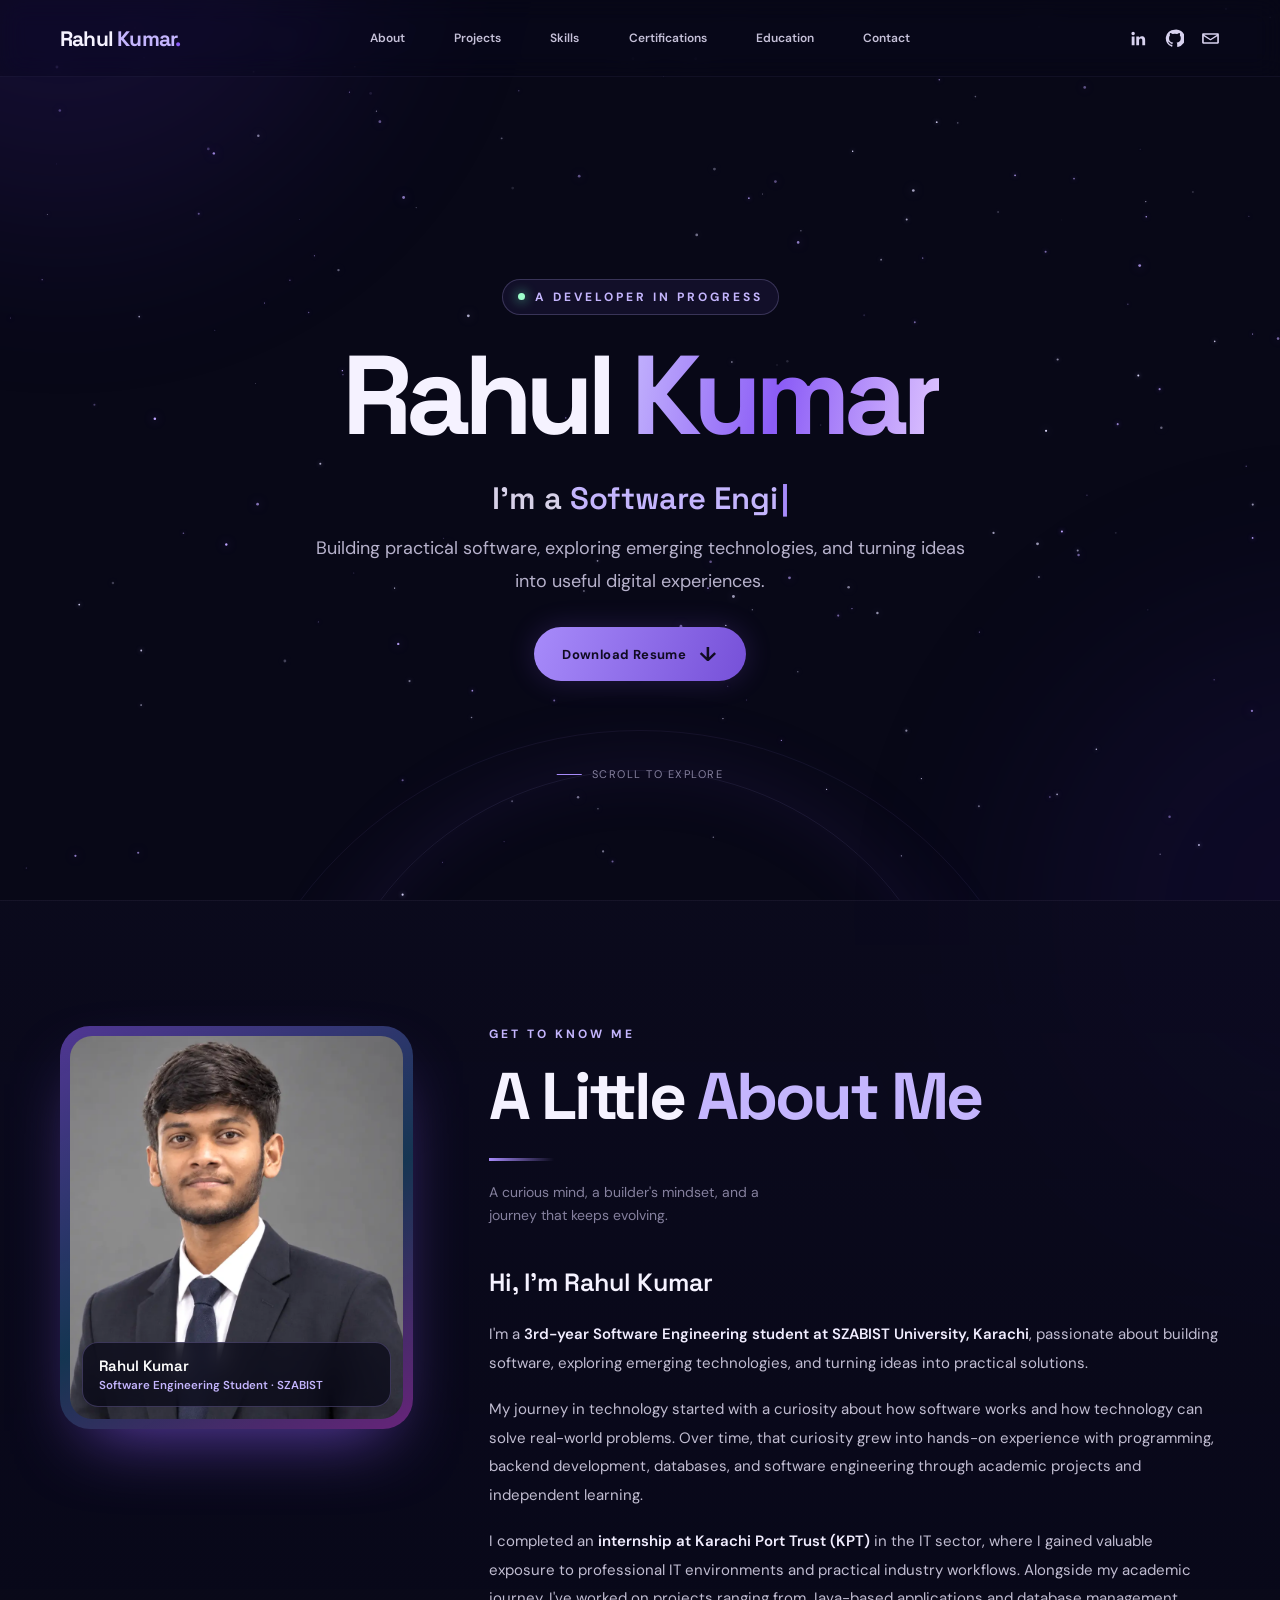
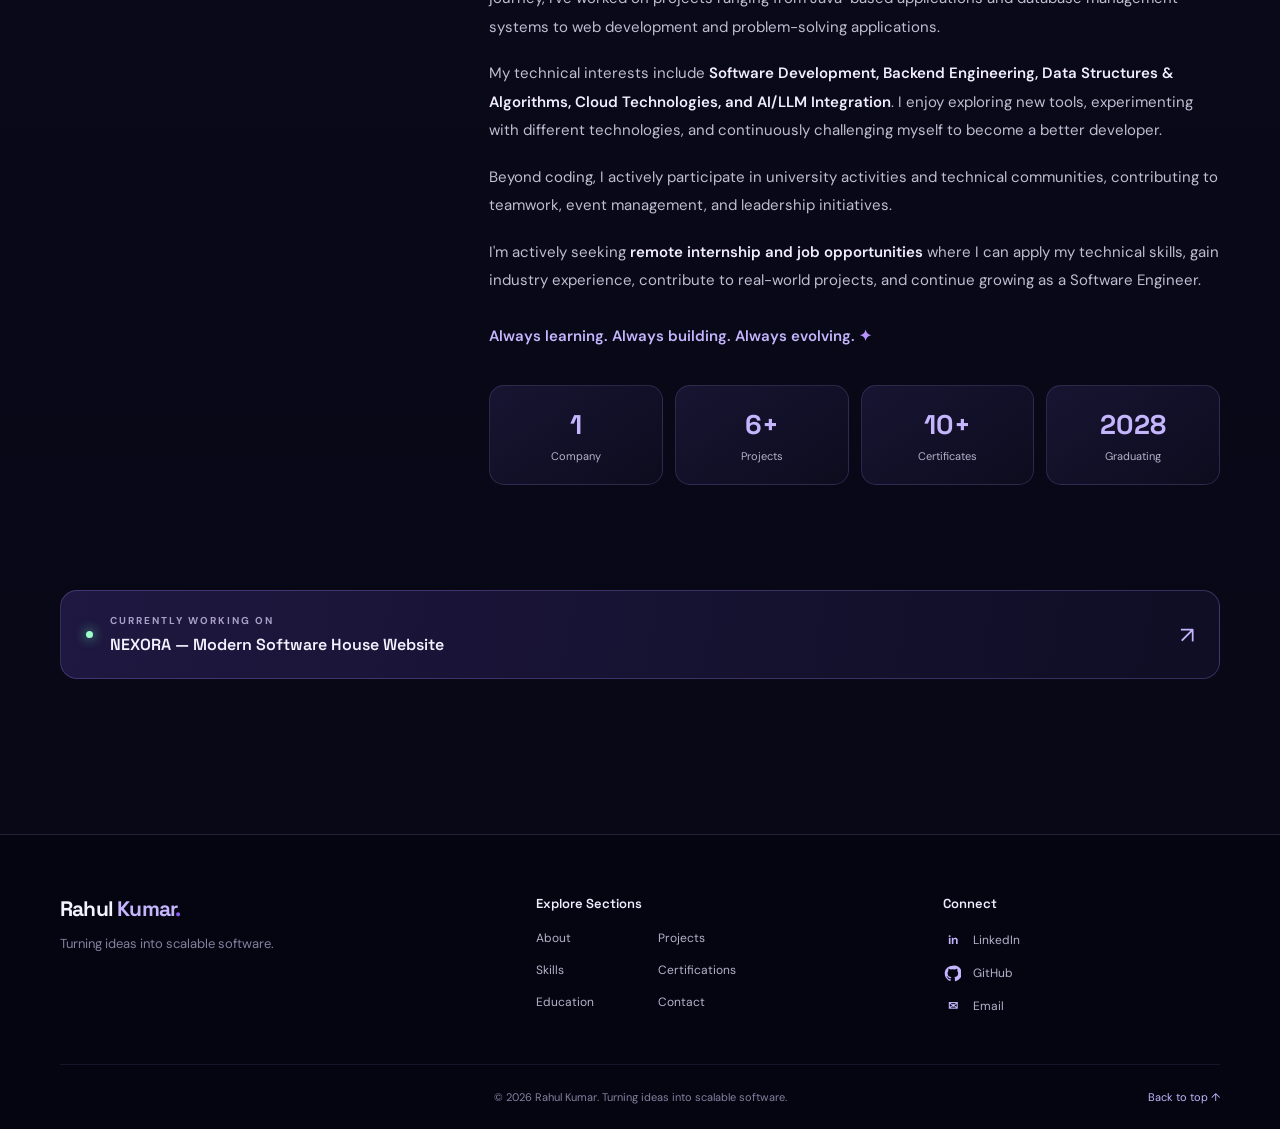
<file: index.html>
<!DOCTYPE html>
<html lang="en">
<head>
  <meta charset="UTF-8" />
  <meta name="viewport" content="width=device-width, initial-scale=1.0" />
  <meta name="theme-color" content="#080817" />
  <meta name="description" content="Rahul Kumar — Software Engineering Student, Developer and Problem Solver." />
  <title>Rahul Kumar | Software Engineer</title>
  <link rel="preconnect" href="https://fonts.googleapis.com">
  <link rel="preconnect" href="https://fonts.gstatic.com" crossorigin>
  <link href="https://fonts.googleapis.com/css2?family=DM+Sans:wght@400;500;600;700&family=Space+Grotesk:wght@400;500;600;700&display=swap" rel="stylesheet">
  <link rel="stylesheet" href="style.css" />
</head>
<body>
  <canvas id="starfield" aria-hidden="true"></canvas>
  <div class="ambient ambient-one"></div>
  <div class="ambient ambient-two"></div>

  <header class="site-header">
    <nav class="navbar container" aria-label="Main navigation">
      <a class="brand" href="#home" aria-label="Rahul Kumar home">Rahul <span>Kumar</span><i>.</i></a>
      <button class="menu-toggle" id="menuToggle" aria-label="Toggle navigation" aria-expanded="false">
        <span></span><span></span><span></span>
      </button>
      <div class="nav-links" id="navLinks">
<a href="index.html#about">About</a>
<a href="projects.html">Projects</a>
<a href="skills.html">Skills</a>
<a href="certifications.html">Certifications</a>
<a href="education.html">Education</a>
<a href="contact.html">Contact</a>
      </div>
      <div class="nav-socials" aria-label="Social links">
        <a href="https://www.linkedin.com/in/rahul-maheshwari-7375152b0" target="_blank" rel="noreferrer" aria-label="LinkedIn">
          <svg viewBox="0 0 24 24" aria-hidden="true"><path d="M5.2 3.5a2.2 2.2 0 1 1 0 4.4 2.2 2.2 0 0 1 0-4.4ZM3.4 9.5H7v11H3.4v-11Zm5.8 0h3.4V11h.1c.5-.9 1.6-1.9 3.4-1.9 3.6 0 4.3 2.3 4.3 5.3v6.1h-3.6v-5.4c0-1.3 0-3-1.9-3s-2.2 1.4-2.2 2.9v5.5H9.2v-11Z"/></svg>
        </a>
        <a href="https://github.com/rahulkumar10319" target="_blank" rel="noreferrer" aria-label="GitHub">
          <svg viewBox="0 0 24 24" aria-hidden="true"><path d="M12 .9a11.1 11.1 0 0 0-3.5 21.6c.6.1.8-.3.8-.6v-2.1c-3.2.7-3.9-1.4-3.9-1.4-.5-1.3-1.3-1.7-1.3-1.7-1-.7.1-.7.1-.7 1.1.1 1.7 1.2 1.7 1.2 1 .1.7 2.1 3.8 1.5.1-.7.4-1.2.7-1.5-2.6-.3-5.3-1.3-5.3-5.8 0-1.3.5-2.3 1.2-3.1-.1-.3-.5-1.5.1-3.1 0 0 1-.3 3.2 1.2a11 11 0 0 1 5.8 0c2.2-1.5 3.2-1.2 3.2-1.2.6 1.6.2 2.8.1 3.1.8.8 1.2 1.8 1.2 3.1 0 4.5-2.7 5.5-5.3 5.8.4.3.8 1 .8 2v3c0 .3.2.7.8.6A11.1 11.1 0 0 0 12 .9Z"/></svg>
        </a>
        <a href="mailto:rahulkella661@gmail.com" aria-label="Email">
          <svg viewBox="0 0 24 24" aria-hidden="true"><path d="M2.8 5.5h18.4c.8 0 1.4.6 1.4 1.4v10.2c0 .8-.6 1.4-1.4 1.4H2.8c-.8 0-1.4-.6-1.4-1.4V6.9c0-.8.6-1.4 1.4-1.4Zm9.2 7.1 8.1-5.3H3.9l8.1 5.3Zm-8.5 4.1h17V9l-8.1 5.2a.8.8 0 0 1-.8 0L3.5 9v7.7Z"/></svg>
        </a>
      </div>
    </nav>
  </header>

  <main>
    <section class="hero section-shell" id="home">
      <div class="hero-content container">
        <div class="eyebrow"><span class="eyebrow-dot"></span> A DEVELOPER IN PROGRESS</div>
        <h1>Rahul <span>Kumar</span></h1>
        <p class="hero-role">I'm a <span id="roleText">Software Engineering Student</span><b class="typing-caret">|</b></p>
        <p class="hero-description">
          Building practical software, exploring emerging technologies, and turning ideas into useful digital experiences.
        </p>
        <a class="button button-primary" href="resume.pdf" download>
          Download Resume <span class="download-icon" aria-hidden="true">↓</span>
        </a>
        <div class="hero-scroll"><span></span> Scroll to explore</div>
      </div>
      <div class="hero-orbit orbit-a"></div>
      <div class="hero-orbit orbit-b"></div>
    </section>

    <section class="about-section section-shell" id="about">
      <div class="container about-grid">
        <aside class="about-photo">
          <figure>
            <img src="rahul-kumar.webp" alt="Portrait of Rahul Kumar" width="900" height="1016" loading="lazy" />
            <figcaption><strong>Rahul Kumar</strong><span>Software Engineering Student · SZABIST</span></figcaption>
          </figure>
        </aside>
        <div class="about-main">
        <div class="section-heading">
          <p class="section-kicker">GET TO KNOW ME</p>
          <h2>A Little <span>About Me</span></h2>
          <div class="heading-line"></div>
          <p class="heading-note">A curious mind, a builder's mindset, and a journey that keeps evolving.</p>
        </div>
        <div class="about-copy">
          <h3>Hi, I'm Rahul Kumar</h3>
          <p>I'm a <strong>3rd-year Software Engineering student at SZABIST University, Karachi</strong>, passionate about building software, exploring emerging technologies, and turning ideas into practical solutions.</p>
          <p>My journey in technology started with a curiosity about how software works and how technology can solve real-world problems. Over time, that curiosity grew into hands-on experience with programming, backend development, databases, and software engineering through academic projects and independent learning.</p>
          <p>I completed an <strong>internship at Karachi Port Trust (KPT)</strong> in the IT sector, where I gained valuable exposure to professional IT environments and practical industry workflows. Alongside my academic journey, I've worked on projects ranging from Java-based applications and database management systems to web development and problem-solving applications.</p>
          <p>My technical interests include <strong>Software Development, Backend Engineering, Data Structures &amp; Algorithms, Cloud Technologies, and AI/LLM Integration</strong>. I enjoy exploring new tools, experimenting with different technologies, and continuously challenging myself to become a better developer.</p>
          <p>Beyond coding, I actively participate in university activities and technical communities, contributing to teamwork, event management, and leadership initiatives.</p>
          <p>I'm actively seeking <strong>remote internship and job opportunities</strong> where I can apply my technical skills, gain industry experience, contribute to real-world projects, and continue growing as a Software Engineer.</p>
          <p class="signature-line">Always learning. Always building. Always evolving. <span>✦</span></p>
          <div class="stats-grid">
            <div class="stat-card"><strong>1</strong><span>Company</span></div>
            <div class="stat-card"><strong>6+</strong><span>Projects</span></div>
            <div class="stat-card"><strong>10+</strong><span>Certificates</span></div>
            <div class="stat-card"><strong>2028</strong><span>Graduating</span></div>
          </div>
        </div>
        </div>
      </div>
    </section>

    <section class="status-section container" id="currently-building">
      <button class="status-card" id="statusCard" aria-expanded="false">
        <span class="status-indicator"></span>
        <span class="status-main"><small>CURRENTLY WORKING ON</small><strong>NEXORA — Modern Software House Website</strong></span>
        <span class="status-action" aria-hidden="true">↗</span>
        <span class="status-detail">Designing and developing a modern digital presence for a software house, with a focus on clean UI, thoughtful interactions, and a polished user experience.</span>
      </button>
    </section>

</main>

  <footer class="site-footer">
    <div class="container footer-top">
      <div class="footer-brand-block">
        <a class="brand footer-brand" href="#home">Rahul <span>Kumar</span><i>.</i></a>
        <p>Turning ideas into scalable software.</p>
      </div>
      <div class="footer-column">
        <h4>Explore Sections</h4>
        <div class="footer-nav">
<a href="index.html#about">About</a>
<a href="projects.html">Projects</a>
<a href="skills.html">Skills</a>
<a href="certifications.html">Certifications</a>
<a href="education.html">Education</a>
<a href="contact.html">Contact</a>
          </div>
      </div>
      <div class="footer-column">
        <h4>Connect</h4>
        <div class="footer-socials">
          <a href="https://www.linkedin.com/in/rahul-maheshwari-7375152b0" target="_blank" rel="noreferrer"><span class="social-icon">in</span> LinkedIn</a>
          <a href="https://github.com/rahulkumar10319" target="_blank" rel="noreferrer"><span class="social-icon"><svg viewBox="0 0 24 24"><path d="M12 .9a11.1 11.1 0 0 0-3.5 21.6c.6.1.8-.3.8-.6v-2.1c-3.2.7-3.9-1.4-3.9-1.4-.5-1.3-1.3-1.7-1.3-1.7-1-.7.1-.7.1-.7 1.1.1 1.7 1.2 1.7 1.2 1 .1.7 2.1 3.8 1.5.1-.7.4-1.2.7-1.5-2.6-.3-5.3-1.3-5.3-5.8 0-1.3.5-2.3 1.2-3.1-.1-.3-.5-1.5.1-3.1 0 0 1-.3 3.2 1.2a11 11 0 0 1 5.8 0c2.2-1.5 3.2-1.2 3.2-1.2.6 1.6.2 2.8.1 3.1.8.8 1.2 1.8 1.2 3.1 0 4.5-2.7 5.5-5.3 5.8.4.3.8 1 .8 2v3c0 .3.2.7.8.6A11.1 11.1 0 0 0 12 .9Z"/></svg></span> GitHub</a>
          <a href="mailto:rahulkella661@gmail.com"><span class="social-icon">✉</span> Email</a>
        </div>
      </div>
    </div>
    <div class="container footer-bottom">
      <span>© 2026 Rahul Kumar. Turning ideas into scalable software.</span>
      <a href="#home">Back to top ↑</a>
    </div>
  </footer>

  <script src="script.js"></script>
</body>
</html>
</file>
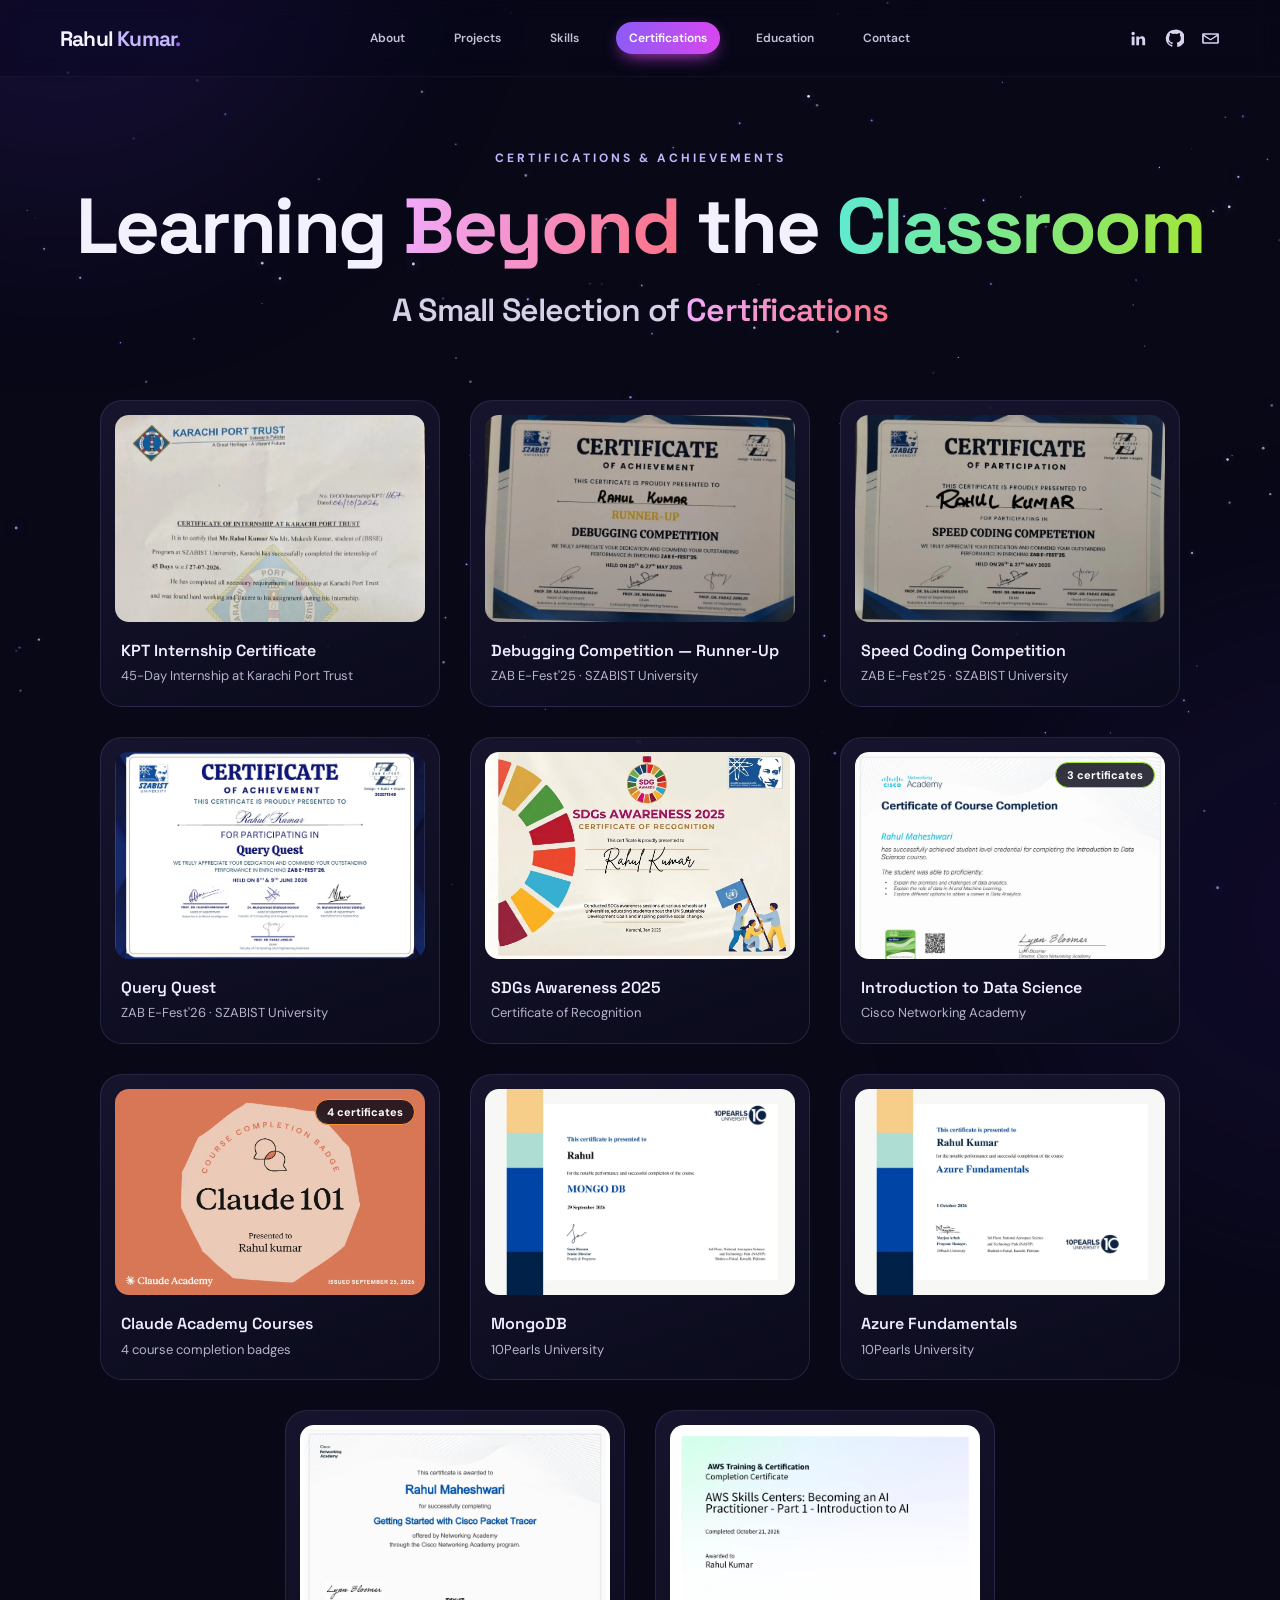
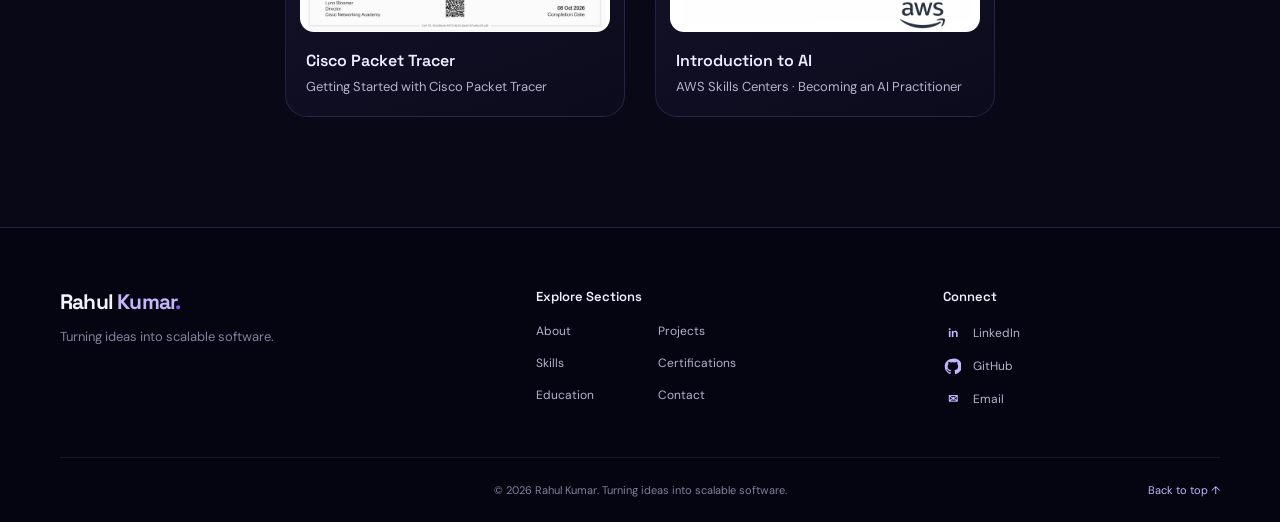
<file: certifications.html>
<!DOCTYPE html>
<html lang="en">
<head>
  <meta charset="UTF-8" />
  <meta name="viewport" content="width=device-width, initial-scale=1.0" />
  <meta name="theme-color" content="#080817" />
  <meta name="description" content="Rahul Kumar — Software Engineering Student, Developer and Problem Solver." />
  <title>Certifications | Rahul Kumar</title>
  <link rel="preconnect" href="https://fonts.googleapis.com">
  <link rel="preconnect" href="https://fonts.gstatic.com" crossorigin>
  <link href="https://fonts.googleapis.com/css2?family=DM+Sans:wght@400;500;600;700&family=Space+Grotesk:wght@400;500;600;700&display=swap" rel="stylesheet">
  <link rel="stylesheet" href="style.css" />
</head>
<body>
  <canvas id="starfield" aria-hidden="true"></canvas>
  <div class="ambient ambient-one"></div>
  <div class="ambient ambient-two"></div>

  <header class="site-header">
    <nav class="navbar container" aria-label="Main navigation">
      <a class="brand" href="index.html" aria-label="Rahul Kumar home">Rahul <span>Kumar</span><i>.</i></a>
      <button class="menu-toggle" id="menuToggle" aria-label="Toggle navigation" aria-expanded="false">
        <span></span><span></span><span></span>
      </button>
      <div class="nav-links" id="navLinks">
<a href="index.html#about">About</a>
<a href="projects.html">Projects</a>
<a href="skills.html">Skills</a>
<a href="certifications.html" class="active" aria-current="page">Certifications</a>
<a href="education.html">Education</a>
<a href="contact.html">Contact</a>
      </div>
      <div class="nav-socials" aria-label="Social links">
        <a href="https://www.linkedin.com/in/rahul-maheshwari-7375152b0" target="_blank" rel="noreferrer" aria-label="LinkedIn">
          <svg viewBox="0 0 24 24" aria-hidden="true"><path d="M5.2 3.5a2.2 2.2 0 1 1 0 4.4 2.2 2.2 0 0 1 0-4.4ZM3.4 9.5H7v11H3.4v-11Zm5.8 0h3.4V11h.1c.5-.9 1.6-1.9 3.4-1.9 3.6 0 4.3 2.3 4.3 5.3v6.1h-3.6v-5.4c0-1.3 0-3-1.9-3s-2.2 1.4-2.2 2.9v5.5H9.2v-11Z"/></svg>
        </a>
        <a href="https://github.com/rahulkumar10319" target="_blank" rel="noreferrer" aria-label="GitHub">
          <svg viewBox="0 0 24 24" aria-hidden="true"><path d="M12 .9a11.1 11.1 0 0 0-3.5 21.6c.6.1.8-.3.8-.6v-2.1c-3.2.7-3.9-1.4-3.9-1.4-.5-1.3-1.3-1.7-1.3-1.7-1-.7.1-.7.1-.7 1.1.1 1.7 1.2 1.7 1.2 1 .1.7 2.1 3.8 1.5.1-.7.4-1.2.7-1.5-2.6-.3-5.3-1.3-5.3-5.8 0-1.3.5-2.3 1.2-3.1-.1-.3-.5-1.5.1-3.1 0 0 1-.3 3.2 1.2a11 11 0 0 1 5.8 0c2.2-1.5 3.2-1.2 3.2-1.2.6 1.6.2 2.8.1 3.1.8.8 1.2 1.8 1.2 3.1 0 4.5-2.7 5.5-5.3 5.8.4.3.8 1 .8 2v3c0 .3.2.7.8.6A11.1 11.1 0 0 0 12 .9Z"/></svg>
        </a>
        <a href="mailto:rahulkella661@gmail.com" aria-label="Email">
          <svg viewBox="0 0 24 24" aria-hidden="true"><path d="M2.8 5.5h18.4c.8 0 1.4.6 1.4 1.4v10.2c0 .8-.6 1.4-1.4 1.4H2.8c-.8 0-1.4-.6-1.4-1.4V6.9c0-.8.6-1.4 1.4-1.4Zm9.2 7.1 8.1-5.3H3.9l8.1 5.3Zm-8.5 4.1h17V9l-8.1 5.2a.8.8 0 0 1-.8 0L3.5 9v7.7Z"/></svg>
        </a>
      </div>
    </nav>
  </header>

  <main>
    <section class="certs-page container" id="certifications">
      <header class="skills-hero">
        <p class="section-kicker">CERTIFICATIONS &amp; ACHIEVEMENTS</p>
        <h1>Learning <span class="grad-a">Beyond</span> the <span class="grad-b">Classroom</span></h1>
        <p class="certs-sub">A Small Selection of <span class="grad-a">Certifications</span></p>
      </header>
      <ul class="cert-grid" id="certGrid" aria-label="Certifications"></ul>
      <noscript><p class="certs-sub">Please enable JavaScript to view the certifications.</p></noscript>
    </section>
  </main>

  <div class="lightbox" id="lightbox" role="dialog" aria-modal="true" aria-labelledby="lbTitle" hidden>
    <div class="lb-backdrop" data-close></div>
    <div class="lb-panel" id="lbPanel">
      <button class="lb-close" type="button" aria-label="Close" data-close>&times;</button>
      <div class="lb-stage">
        <button class="lb-nav lb-prev" id="lbPrev" type="button" aria-label="Previous certificate">&#8249;</button>
        <div class="lb-media"><img id="lbImg" alt="" /></div>
        <button class="lb-nav lb-next" id="lbNext" type="button" aria-label="Next certificate">&#8250;</button>
      </div>
      <div class="lb-info">
        <div class="lb-text">
          <h2 id="lbTitle"></h2>
          <p id="lbSub"></p>
          <div class="lb-dots" id="lbDots" aria-hidden="true"></div>
        </div>
        <a class="lb-visit" id="lbVisit" href="#" target="_blank" rel="noopener noreferrer">View Certificate <span aria-hidden="true">&#8599;</span></a>
      </div>
    </div>
  </div>

  <footer class="site-footer">
    <div class="container footer-top">
      <div class="footer-brand-block">
        <a class="brand footer-brand" href="index.html">Rahul <span>Kumar</span><i>.</i></a>
        <p>Turning ideas into scalable software.</p>
      </div>
      <div class="footer-column">
        <h4>Explore Sections</h4>
        <div class="footer-nav">
<a href="index.html#about">About</a>
<a href="projects.html">Projects</a>
<a href="skills.html">Skills</a>
<a href="certifications.html">Certifications</a>
<a href="education.html">Education</a>
<a href="contact.html">Contact</a>
          </div>
      </div>
      <div class="footer-column">
        <h4>Connect</h4>
        <div class="footer-socials">
          <a href="https://www.linkedin.com/in/rahul-maheshwari-7375152b0" target="_blank" rel="noreferrer"><span class="social-icon">in</span> LinkedIn</a>
          <a href="https://github.com/rahulkumar10319" target="_blank" rel="noreferrer"><span class="social-icon"><svg viewBox="0 0 24 24"><path d="M12 .9a11.1 11.1 0 0 0-3.5 21.6c.6.1.8-.3.8-.6v-2.1c-3.2.7-3.9-1.4-3.9-1.4-.5-1.3-1.3-1.7-1.3-1.7-1-.7.1-.7.1-.7 1.1.1 1.7 1.2 1.7 1.2 1 .1.7 2.1 3.8 1.5.1-.7.4-1.2.7-1.5-2.6-.3-5.3-1.3-5.3-5.8 0-1.3.5-2.3 1.2-3.1-.1-.3-.5-1.5.1-3.1 0 0 1-.3 3.2 1.2a11 11 0 0 1 5.8 0c2.2-1.5 3.2-1.2 3.2-1.2.6 1.6.2 2.8.1 3.1.8.8 1.2 1.8 1.2 3.1 0 4.5-2.7 5.5-5.3 5.8.4.3.8 1 .8 2v3c0 .3.2.7.8.6A11.1 11.1 0 0 0 12 .9Z"/></svg></span> GitHub</a>
          <a href="mailto:rahulkella661@gmail.com"><span class="social-icon">✉</span> Email</a>
        </div>
      </div>
    </div>
    <div class="container footer-bottom">
      <span>© 2026 Rahul Kumar. Turning ideas into scalable software.</span>
      <a href="#">Back to top ↑</a>
    </div>
  </footer>

  <script src="script.js"></script>
  <script src="certifications.js"></script>
</body>
</html>
</file>
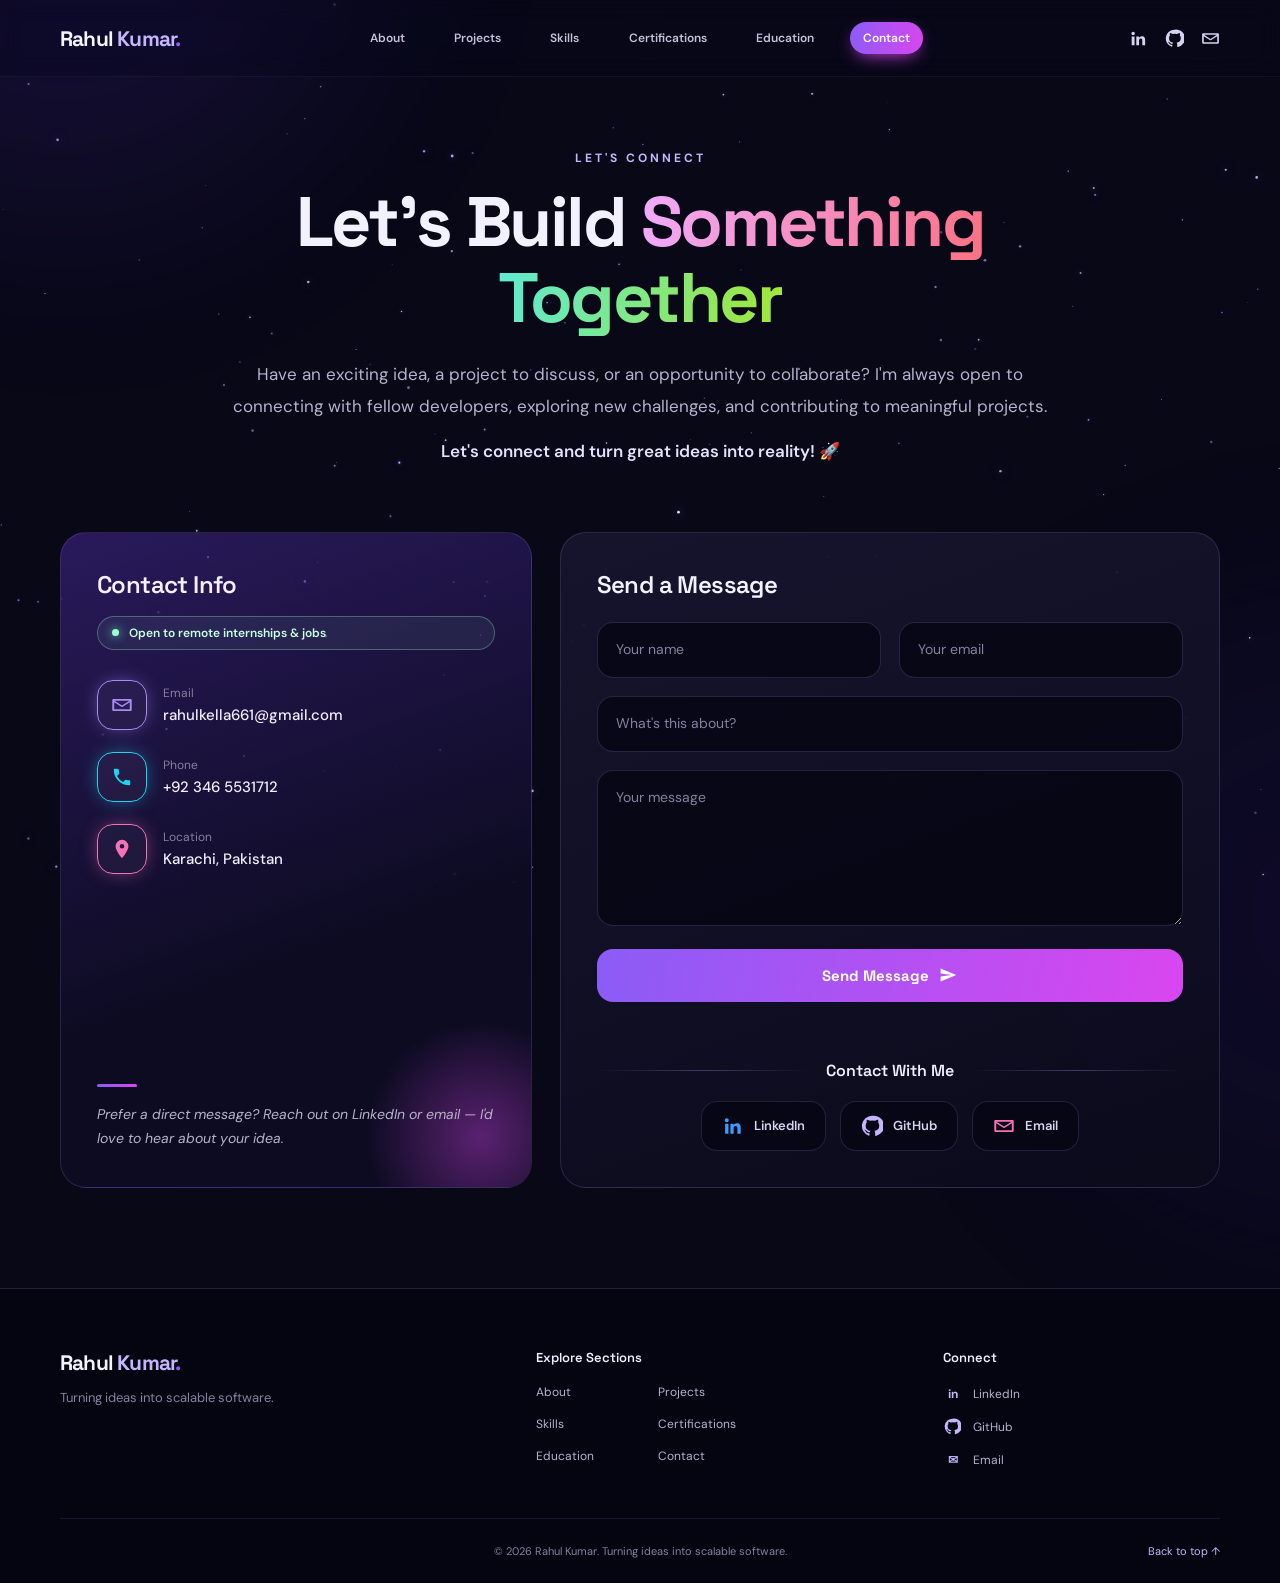
<file: contact.html>
<!DOCTYPE html>
<html lang="en">
<head>
  <meta charset="UTF-8" />
  <meta name="viewport" content="width=device-width, initial-scale=1.0" />
  <meta name="theme-color" content="#080817" />
  <meta name="description" content="Rahul Kumar — Software Engineering Student, Developer and Problem Solver." />
  <title>Contact | Rahul Kumar</title>
  <link rel="preconnect" href="https://fonts.googleapis.com">
  <link rel="preconnect" href="https://fonts.gstatic.com" crossorigin>
  <link href="https://fonts.googleapis.com/css2?family=DM+Sans:wght@400;500;600;700&family=Space+Grotesk:wght@400;500;600;700&display=swap" rel="stylesheet">
  <link rel="stylesheet" href="style.css" />
</head>
<body>
  <canvas id="starfield" aria-hidden="true"></canvas>
  <div class="ambient ambient-one"></div>
  <div class="ambient ambient-two"></div>

  <header class="site-header">
    <nav class="navbar container" aria-label="Main navigation">
      <a class="brand" href="index.html" aria-label="Rahul Kumar home">Rahul <span>Kumar</span><i>.</i></a>
      <button class="menu-toggle" id="menuToggle" aria-label="Toggle navigation" aria-expanded="false">
        <span></span><span></span><span></span>
      </button>
      <div class="nav-links" id="navLinks">
<a href="index.html#about">About</a>
<a href="projects.html">Projects</a>
<a href="skills.html">Skills</a>
<a href="certifications.html">Certifications</a>
<a href="education.html">Education</a>
<a href="contact.html" class="active" aria-current="page">Contact</a>
      </div>
      <div class="nav-socials" aria-label="Social links">
        <a href="https://www.linkedin.com/in/rahul-maheshwari-7375152b0" target="_blank" rel="noreferrer" aria-label="LinkedIn">
          <svg viewBox="0 0 24 24" aria-hidden="true"><path d="M5.2 3.5a2.2 2.2 0 1 1 0 4.4 2.2 2.2 0 0 1 0-4.4ZM3.4 9.5H7v11H3.4v-11Zm5.8 0h3.4V11h.1c.5-.9 1.6-1.9 3.4-1.9 3.6 0 4.3 2.3 4.3 5.3v6.1h-3.6v-5.4c0-1.3 0-3-1.9-3s-2.2 1.4-2.2 2.9v5.5H9.2v-11Z"/></svg>
        </a>
        <a href="https://github.com/rahulkumar10319" target="_blank" rel="noreferrer" aria-label="GitHub">
          <svg viewBox="0 0 24 24" aria-hidden="true"><path d="M12 .9a11.1 11.1 0 0 0-3.5 21.6c.6.1.8-.3.8-.6v-2.1c-3.2.7-3.9-1.4-3.9-1.4-.5-1.3-1.3-1.7-1.3-1.7-1-.7.1-.7.1-.7 1.1.1 1.7 1.2 1.7 1.2 1 .1.7 2.1 3.8 1.5.1-.7.4-1.2.7-1.5-2.6-.3-5.3-1.3-5.3-5.8 0-1.3.5-2.3 1.2-3.1-.1-.3-.5-1.5.1-3.1 0 0 1-.3 3.2 1.2a11 11 0 0 1 5.8 0c2.2-1.5 3.2-1.2 3.2-1.2.6 1.6.2 2.8.1 3.1.8.8 1.2 1.8 1.2 3.1 0 4.5-2.7 5.5-5.3 5.8.4.3.8 1 .8 2v3c0 .3.2.7.8.6A11.1 11.1 0 0 0 12 .9Z"/></svg>
        </a>
        <a href="mailto:rahulkella661@gmail.com" aria-label="Email">
          <svg viewBox="0 0 24 24" aria-hidden="true"><path d="M2.8 5.5h18.4c.8 0 1.4.6 1.4 1.4v10.2c0 .8-.6 1.4-1.4 1.4H2.8c-.8 0-1.4-.6-1.4-1.4V6.9c0-.8.6-1.4 1.4-1.4Zm9.2 7.1 8.1-5.3H3.9l8.1 5.3Zm-8.5 4.1h17V9l-8.1 5.2a.8.8 0 0 1-.8 0L3.5 9v7.7Z"/></svg>
        </a>
      </div>
    </nav>
  </header>

  <main>
    <section class="contact-page container" id="contact">
      <header class="contact-hero">
        <p class="section-kicker">LET'S CONNECT</p>
        <h1>Let's Build <span class="grad-a">Something</span> <span class="grad-b">Together</span></h1>
        <p class="contact-lead">Have an exciting idea, a project to discuss, or an opportunity to collaborate? I'm always open to connecting with fellow developers, exploring new challenges, and contributing to meaningful projects.</p>
        <p class="contact-lead contact-strong">Let's connect and turn great ideas into reality! 🚀</p>
      </header>

      <div class="contact-layout">
        <aside class="contact-info">
          <span class="info-orb" aria-hidden="true"></span>
          <h2>Contact Info</h2>
          <p class="info-open"><i></i> Open to remote internships &amp; jobs</p>
          <ul>
            <li><span class="info-ico" style="--c:#a78bfa"><svg viewBox="0 0 24 24" aria-hidden="true"><path d="M2.8 5.5h18.4c.8 0 1.4.6 1.4 1.4v10.2c0 .8-.6 1.4-1.4 1.4H2.8c-.8 0-1.4-.6-1.4-1.4V6.9c0-.8.6-1.4 1.4-1.4Zm9.2 7.1 8.1-5.3H3.9l8.1 5.3Zm-8.5 4.1h17V9l-8.1 5.2a.8.8 0 0 1-.8 0L3.5 9v7.7Z"/></svg></span><div><small>Email</small><a href="mailto:rahulkella661@gmail.com">rahulkella661@gmail.com</a></div></li>
            <li><span class="info-ico" style="--c:#22d3ee"><svg viewBox="0 0 24 24" aria-hidden="true"><path d="M6.6 10.8a15 15 0 0 0 6.6 6.6l2.2-2.2a1 1 0 0 1 1-.25c1.1.37 2.3.57 3.6.57a1 1 0 0 1 1 1V20a1 1 0 0 1-1 1A17 17 0 0 1 3 4a1 1 0 0 1 1-1h3.5a1 1 0 0 1 1 1c0 1.25.2 2.45.57 3.6a1 1 0 0 1-.25 1Z"/></svg></span><div><small>Phone</small><a href="tel:+923465531712">+92 346 5531712</a></div></li>
            <li><span class="info-ico" style="--c:#f472b6"><svg viewBox="0 0 24 24" aria-hidden="true"><path d="M12 2a7 7 0 0 0-7 7c0 5.2 7 13 7 13s7-7.8 7-13a7 7 0 0 0-7-7Zm0 9.5A2.5 2.5 0 1 1 12 6.5a2.5 2.5 0 0 1 0 5Z"/></svg></span><div><small>Location</small><span>Karachi, Pakistan</span></div></li>
          </ul>
          <p class="info-note">Prefer a direct message? Reach out on LinkedIn or email — I'd love to hear about your idea.</p>
        </aside>

        <div class="contact-form-card">
          <h2>Send a Message</h2>
          <form id="contactForm" novalidate>
            <div class="field-row">
              <div class="field"><input id="cName" name="name" type="text" placeholder=" " autocomplete="name" required /><label for="cName">Your name</label></div>
              <div class="field"><input id="cEmail" name="email" type="email" placeholder=" " autocomplete="email" required /><label for="cEmail">Your email</label></div>
            </div>
            <div class="field"><input id="cSubject" name="subject" type="text" placeholder=" " required /><label for="cSubject">What's this about?</label></div>
            <div class="field"><textarea id="cMessage" name="message" rows="6" placeholder=" " required></textarea><label for="cMessage">Your message</label></div>
            <button class="send-btn" type="submit">Send Message <svg viewBox="0 0 24 24" aria-hidden="true"><path d="M2.2 20.8 23 12 2.2 3.2l-.1 6.8 14.9 2-14.9 2z"/></svg></button>
            <p class="form-status" id="formStatus" role="status" aria-live="polite"></p>
          </form>

          <div class="contact-with">
            <div class="cw-title"><span></span><h3>Contact With Me</h3><span></span></div>
            <div class="cw-links">
              <a class="cw-btn" style="--c:#3b9eff" href="https://www.linkedin.com/in/rahul-maheshwari-7375152b0" target="_blank" rel="noreferrer" aria-label="LinkedIn"><svg viewBox="0 0 24 24" aria-hidden="true"><path d="M5.2 3.5a2.2 2.2 0 1 1 0 4.4 2.2 2.2 0 0 1 0-4.4ZM3.4 9.5H7v11H3.4v-11Zm5.8 0h3.4V11h.1c.5-.9 1.6-1.9 3.4-1.9 3.6 0 4.3 2.3 4.3 5.3v6.1h-3.6v-5.4c0-1.3 0-3-1.9-3s-2.2 1.4-2.2 2.9v5.5H9.2v-11Z"/></svg><span>LinkedIn</span></a>
              <a class="cw-btn" style="--c:#c4b5fd" href="https://github.com/rahulkumar10319" target="_blank" rel="noreferrer" aria-label="GitHub"><svg viewBox="0 0 24 24" aria-hidden="true"><path d="M12 .9a11.1 11.1 0 0 0-3.5 21.6c.6.1.8-.3.8-.6v-2.1c-3.2.7-3.9-1.4-3.9-1.4-.5-1.3-1.3-1.7-1.3-1.7-1-.7.1-.7.1-.7 1.1.1 1.7 1.2 1.7 1.2 1 .1.7 2.1 3.8 1.5.1-.7.4-1.2.7-1.5-2.6-.3-5.3-1.3-5.3-5.8 0-1.3.5-2.3 1.2-3.1-.1-.3-.5-1.5.1-3.1 0 0 1-.3 3.2 1.2a11 11 0 0 1 5.8 0c2.2-1.5 3.2-1.2 3.2-1.2.6 1.6.2 2.8.1 3.1.8.8 1.2 1.8 1.2 3.1 0 4.5-2.7 5.5-5.3 5.8.4.3.8 1 .8 2v3c0 .3.2.7.8.6A11.1 11.1 0 0 0 12 .9Z"/></svg><span>GitHub</span></a>
              <a class="cw-btn" style="--c:#f472b6" href="mailto:rahulkella661@gmail.com" aria-label="Email"><svg viewBox="0 0 24 24" aria-hidden="true"><path d="M2.8 5.5h18.4c.8 0 1.4.6 1.4 1.4v10.2c0 .8-.6 1.4-1.4 1.4H2.8c-.8 0-1.4-.6-1.4-1.4V6.9c0-.8.6-1.4 1.4-1.4Zm9.2 7.1 8.1-5.3H3.9l8.1 5.3Zm-8.5 4.1h17V9l-8.1 5.2a.8.8 0 0 1-.8 0L3.5 9v7.7Z"/></svg><span>Email</span></a>
            </div>
          </div>
        </div>
      </div>
    </section>
  </main>

  <footer class="site-footer">
    <div class="container footer-top">
      <div class="footer-brand-block">
        <a class="brand footer-brand" href="index.html">Rahul <span>Kumar</span><i>.</i></a>
        <p>Turning ideas into scalable software.</p>
      </div>
      <div class="footer-column">
        <h4>Explore Sections</h4>
        <div class="footer-nav">
<a href="index.html#about">About</a>
<a href="projects.html">Projects</a>
<a href="skills.html">Skills</a>
<a href="certifications.html">Certifications</a>
<a href="education.html">Education</a>
<a href="contact.html">Contact</a>
          </div>
      </div>
      <div class="footer-column">
        <h4>Connect</h4>
        <div class="footer-socials">
          <a href="https://www.linkedin.com/in/rahul-maheshwari-7375152b0" target="_blank" rel="noreferrer"><span class="social-icon">in</span> LinkedIn</a>
          <a href="https://github.com/rahulkumar10319" target="_blank" rel="noreferrer"><span class="social-icon"><svg viewBox="0 0 24 24"><path d="M12 .9a11.1 11.1 0 0 0-3.5 21.6c.6.1.8-.3.8-.6v-2.1c-3.2.7-3.9-1.4-3.9-1.4-.5-1.3-1.3-1.7-1.3-1.7-1-.7.1-.7.1-.7 1.1.1 1.7 1.2 1.7 1.2 1 .1.7 2.1 3.8 1.5.1-.7.4-1.2.7-1.5-2.6-.3-5.3-1.3-5.3-5.8 0-1.3.5-2.3 1.2-3.1-.1-.3-.5-1.5.1-3.1 0 0 1-.3 3.2 1.2a11 11 0 0 1 5.8 0c2.2-1.5 3.2-1.2 3.2-1.2.6 1.6.2 2.8.1 3.1.8.8 1.2 1.8 1.2 3.1 0 4.5-2.7 5.5-5.3 5.8.4.3.8 1 .8 2v3c0 .3.2.7.8.6A11.1 11.1 0 0 0 12 .9Z"/></svg></span> GitHub</a>
          <a href="mailto:rahulkella661@gmail.com"><span class="social-icon">✉</span> Email</a>
        </div>
      </div>
    </div>
    <div class="container footer-bottom">
      <span>© 2026 Rahul Kumar. Turning ideas into scalable software.</span>
      <a href="#">Back to top ↑</a>
    </div>
  </footer>

  <script src="script.js"></script>
  <script src="contact.js"></script>
</body>
</html>
</file>
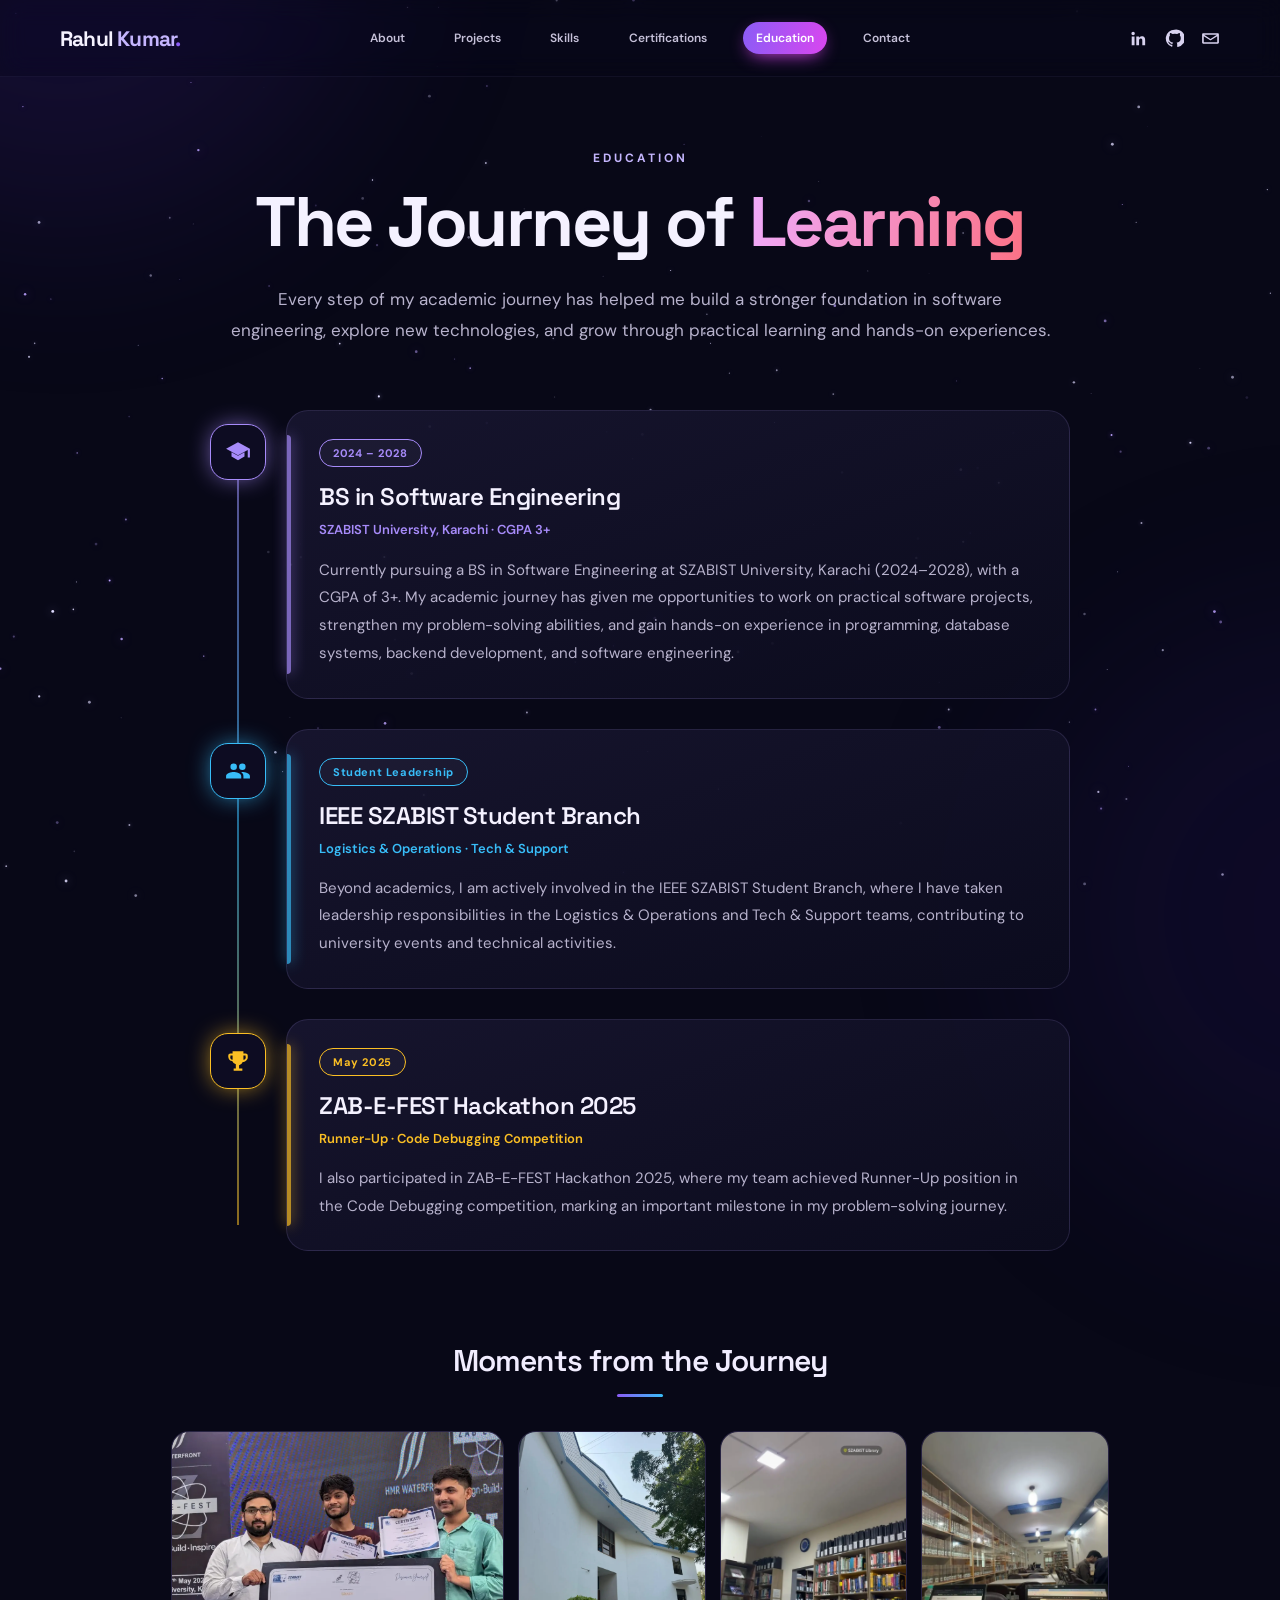
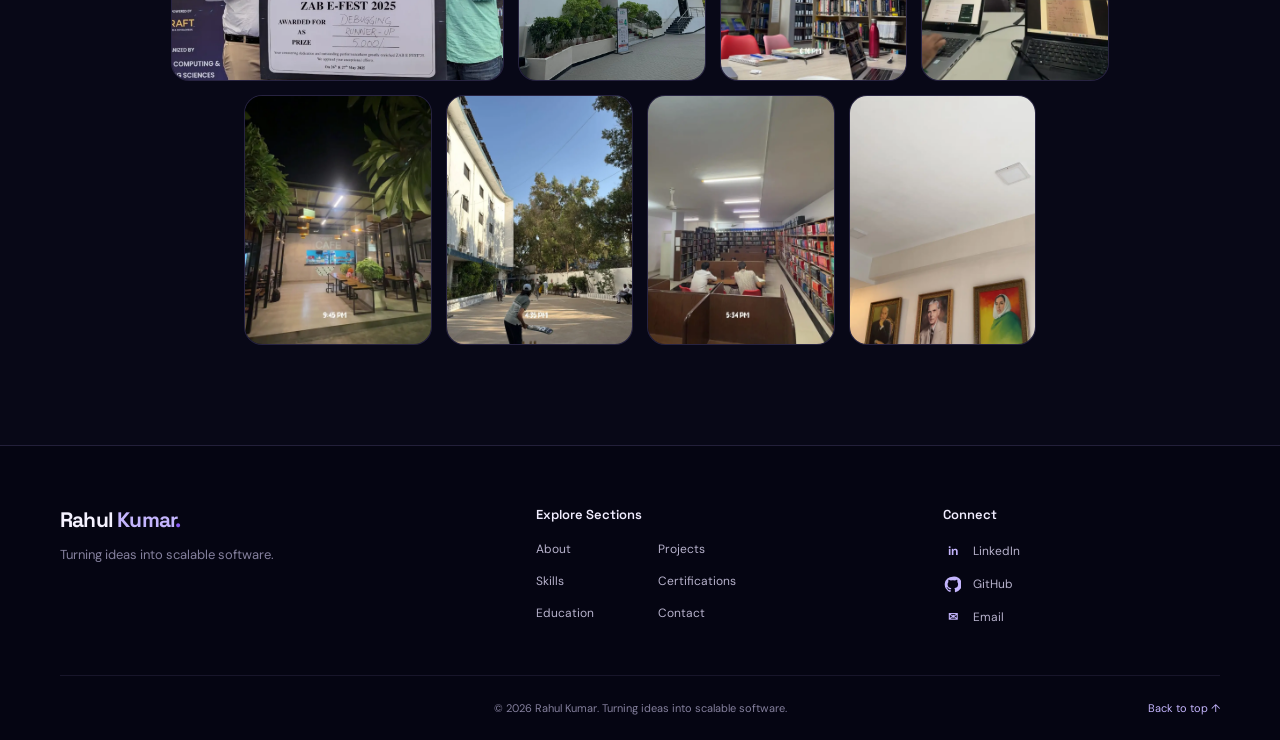
<file: education.html>
<!DOCTYPE html>
<html lang="en">
<head>
  <meta charset="UTF-8" />
  <meta name="viewport" content="width=device-width, initial-scale=1.0" />
  <meta name="theme-color" content="#080817" />
  <meta name="description" content="Rahul Kumar — Software Engineering Student, Developer and Problem Solver." />
  <title>Education | Rahul Kumar</title>
  <link rel="preconnect" href="https://fonts.googleapis.com">
  <link rel="preconnect" href="https://fonts.gstatic.com" crossorigin>
  <link href="https://fonts.googleapis.com/css2?family=DM+Sans:wght@400;500;600;700&family=Space+Grotesk:wght@400;500;600;700&display=swap" rel="stylesheet">
  <link rel="stylesheet" href="style.css" />
</head>
<body>
  <canvas id="starfield" aria-hidden="true"></canvas>
  <div class="ambient ambient-one"></div>
  <div class="ambient ambient-two"></div>

  <header class="site-header">
    <nav class="navbar container" aria-label="Main navigation">
      <a class="brand" href="index.html" aria-label="Rahul Kumar home">Rahul <span>Kumar</span><i>.</i></a>
      <button class="menu-toggle" id="menuToggle" aria-label="Toggle navigation" aria-expanded="false">
        <span></span><span></span><span></span>
      </button>
      <div class="nav-links" id="navLinks">
<a href="index.html#about">About</a>
<a href="projects.html">Projects</a>
<a href="skills.html">Skills</a>
<a href="certifications.html">Certifications</a>
<a href="education.html" class="active" aria-current="page">Education</a>
<a href="contact.html">Contact</a>
      </div>
      <div class="nav-socials" aria-label="Social links">
        <a href="https://www.linkedin.com/in/rahul-maheshwari-7375152b0" target="_blank" rel="noreferrer" aria-label="LinkedIn">
          <svg viewBox="0 0 24 24" aria-hidden="true"><path d="M5.2 3.5a2.2 2.2 0 1 1 0 4.4 2.2 2.2 0 0 1 0-4.4ZM3.4 9.5H7v11H3.4v-11Zm5.8 0h3.4V11h.1c.5-.9 1.6-1.9 3.4-1.9 3.6 0 4.3 2.3 4.3 5.3v6.1h-3.6v-5.4c0-1.3 0-3-1.9-3s-2.2 1.4-2.2 2.9v5.5H9.2v-11Z"/></svg>
        </a>
        <a href="https://github.com/rahulkumar10319" target="_blank" rel="noreferrer" aria-label="GitHub">
          <svg viewBox="0 0 24 24" aria-hidden="true"><path d="M12 .9a11.1 11.1 0 0 0-3.5 21.6c.6.1.8-.3.8-.6v-2.1c-3.2.7-3.9-1.4-3.9-1.4-.5-1.3-1.3-1.7-1.3-1.7-1-.7.1-.7.1-.7 1.1.1 1.7 1.2 1.7 1.2 1 .1.7 2.1 3.8 1.5.1-.7.4-1.2.7-1.5-2.6-.3-5.3-1.3-5.3-5.8 0-1.3.5-2.3 1.2-3.1-.1-.3-.5-1.5.1-3.1 0 0 1-.3 3.2 1.2a11 11 0 0 1 5.8 0c2.2-1.5 3.2-1.2 3.2-1.2.6 1.6.2 2.8.1 3.1.8.8 1.2 1.8 1.2 3.1 0 4.5-2.7 5.5-5.3 5.8.4.3.8 1 .8 2v3c0 .3.2.7.8.6A11.1 11.1 0 0 0 12 .9Z"/></svg>
        </a>
        <a href="mailto:rahulkella661@gmail.com" aria-label="Email">
          <svg viewBox="0 0 24 24" aria-hidden="true"><path d="M2.8 5.5h18.4c.8 0 1.4.6 1.4 1.4v10.2c0 .8-.6 1.4-1.4 1.4H2.8c-.8 0-1.4-.6-1.4-1.4V6.9c0-.8.6-1.4 1.4-1.4Zm9.2 7.1 8.1-5.3H3.9l8.1 5.3Zm-8.5 4.1h17V9l-8.1 5.2a.8.8 0 0 1-.8 0L3.5 9v7.7Z"/></svg>
        </a>
      </div>
    </nav>
  </header>

<main>
    <section class="edu-page container" id="education">
      <header class="contact-hero">
        <p class="section-kicker">EDUCATION</p>
        <h1>The Journey of <span class="grad-a">Learning</span></h1>
        <p class="contact-lead">Every step of my academic journey has helped me build a stronger foundation in software engineering, explore new technologies, and grow through practical learning and hands-on experiences.</p>
      </header>

      <ol class="edu-timeline">
        <li class="edu-item" style="--c:#a78bfa">
          <span class="edu-node"><svg viewBox="0 0 24 24" aria-hidden="true"><path d="M12 3 1 9l11 6 9-4.900V17h2V9L12 3Zm-6 9.200v4l6 3.300 6-3.300v-4l-6 3.300-6-3.300Z"/></svg></span>
          <article class="edu-card">
            <span class="edu-chip">2024 – 2028</span>
            <h3>BS in Software Engineering</h3>
            <p class="edu-sub">SZABIST University, Karachi · CGPA 3+</p>
            <p>Currently pursuing a BS in Software Engineering at SZABIST University, Karachi (2024–2028), with a CGPA of 3+. My academic journey has given me opportunities to work on practical software projects, strengthen my problem-solving abilities, and gain hands-on experience in programming, database systems, backend development, and software engineering.</p>
          </article>
        </li>
        <li class="edu-item" style="--c:#38bdf8">
          <span class="edu-node"><svg viewBox="0 0 24 24" aria-hidden="true"><path d="M16 11a3 3 0 1 0 0-6 3 3 0 0 0 0 6Zm-8 0a3 3 0 1 0 0-6 3 3 0 0 0 0 6Zm0 2c-2.300 0-7 1.200-7 3.500V19h14v-2.500C15 14.200 10.300 13 8 13Zm8 0c-.3 0-.6 0-1 .1 1.200.8 2 2 2 3.400V19h6v-2.500c0-2.300-4.700-3.500-7-3.500Z"/></svg></span>
          <article class="edu-card">
            <span class="edu-chip">Student Leadership</span>
            <h3>IEEE SZABIST Student Branch</h3>
            <p class="edu-sub">Logistics &amp; Operations · Tech &amp; Support</p>
            <p>Beyond academics, I am actively involved in the IEEE SZABIST Student Branch, where I have taken leadership responsibilities in the Logistics &amp; Operations and Tech &amp; Support teams, contributing to university events and technical activities.</p>
          </article>
        </li>
        <li class="edu-item" style="--c:#fbbf24">
          <span class="edu-node"><svg viewBox="0 0 24 24" aria-hidden="true"><path d="M19 5h-2V3H7v2H5a2 2 0 0 0-2 2v1c0 2.100 1.600 3.800 3.600 4a5 5 0 0 0 3.400 2.900V19H8v2h8v-2h-3v-3.100a5 5 0 0 0 3.400-2.900C18.400 12.800 21 11.100 21 9V7a2 2 0 0 0-2-2ZM5 8V7h2v3.800A2 2 0 0 1 5 8Zm14 0a2 2 0 0 1-2 2.800V7h2v1Z"/></svg></span>
          <article class="edu-card">
            <span class="edu-chip">May 2025</span>
            <h3>ZAB-E-FEST Hackathon 2025</h3>
            <p class="edu-sub">Runner-Up · Code Debugging Competition</p>
            <p>I also participated in ZAB-E-FEST Hackathon 2025, where my team achieved Runner-Up position in the Code Debugging competition, marking an important milestone in my problem-solving journey.</p>
          </article>
        </li>
      </ol>

      <div class="edu-gallery-head">
        <h2>Moments from the Journey</h2>
      </div>
      <ul class="edu-gallery" id="eduGallery" aria-label="Photo gallery"></ul>
    </section>
  </main>

  <div class="lightbox" id="lightbox" role="dialog" aria-modal="true" aria-labelledby="lbTitle" hidden>
    <div class="lb-backdrop" data-close></div>
    <div class="lb-panel" id="lbPanel">
      <button class="lb-close" type="button" aria-label="Close" data-close>&times;</button>
      <div class="lb-stage">
        <button class="lb-nav lb-prev" id="lbPrev" type="button" aria-label="Previous photo">&#8249;</button>
        <div class="lb-media"><img id="lbImg" alt="" /></div>
        <button class="lb-nav lb-next" id="lbNext" type="button" aria-label="Next photo">&#8250;</button>
      </div>
      <div class="lb-info">
        <div class="lb-text">
          <h2 id="lbTitle"></h2>
          <p id="lbSub"></p>
          <div class="lb-dots" id="lbDots" aria-hidden="true"></div>
        </div>
      </div>
    </div>
  </div>

  <footer class="site-footer">
    <div class="container footer-top">
      <div class="footer-brand-block">
        <a class="brand footer-brand" href="index.html">Rahul <span>Kumar</span><i>.</i></a>
        <p>Turning ideas into scalable software.</p>
      </div>
      <div class="footer-column">
        <h4>Explore Sections</h4>
        <div class="footer-nav">
<a href="index.html#about">About</a>
<a href="projects.html">Projects</a>
<a href="skills.html">Skills</a>
<a href="certifications.html">Certifications</a>
<a href="education.html">Education</a>
<a href="contact.html">Contact</a>
          </div>
      </div>
      <div class="footer-column">
        <h4>Connect</h4>
        <div class="footer-socials">
          <a href="https://www.linkedin.com/in/rahul-maheshwari-7375152b0" target="_blank" rel="noreferrer"><span class="social-icon">in</span> LinkedIn</a>
          <a href="https://github.com/rahulkumar10319" target="_blank" rel="noreferrer"><span class="social-icon"><svg viewBox="0 0 24 24"><path d="M12 .9a11.1 11.1 0 0 0-3.5 21.6c.6.1.8-.3.8-.6v-2.1c-3.2.7-3.9-1.4-3.9-1.4-.5-1.3-1.3-1.7-1.3-1.7-1-.7.1-.7.1-.7 1.1.1 1.7 1.2 1.7 1.2 1 .1.7 2.1 3.8 1.5.1-.7.4-1.2.7-1.5-2.6-.3-5.3-1.3-5.3-5.8 0-1.3.5-2.3 1.2-3.1-.1-.3-.5-1.5.1-3.1 0 0 1-.3 3.2 1.2a11 11 0 0 1 5.8 0c2.2-1.5 3.2-1.2 3.2-1.2.6 1.6.2 2.8.1 3.1.8.8 1.2 1.8 1.2 3.1 0 4.5-2.7 5.5-5.3 5.8.4.3.8 1 .8 2v3c0 .3.2.7.8.6A11.1 11.1 0 0 0 12 .9Z"/></svg></span> GitHub</a>
          <a href="mailto:rahulkella661@gmail.com"><span class="social-icon">✉</span> Email</a>
        </div>
      </div>
    </div>
    <div class="container footer-bottom">
      <span>© 2026 Rahul Kumar. Turning ideas into scalable software.</span>
      <a href="#">Back to top ↑</a>
    </div>
  </footer>

  <script src="script.js"></script>
  <script src="education.js"></script>
</body>
</html>
</file>
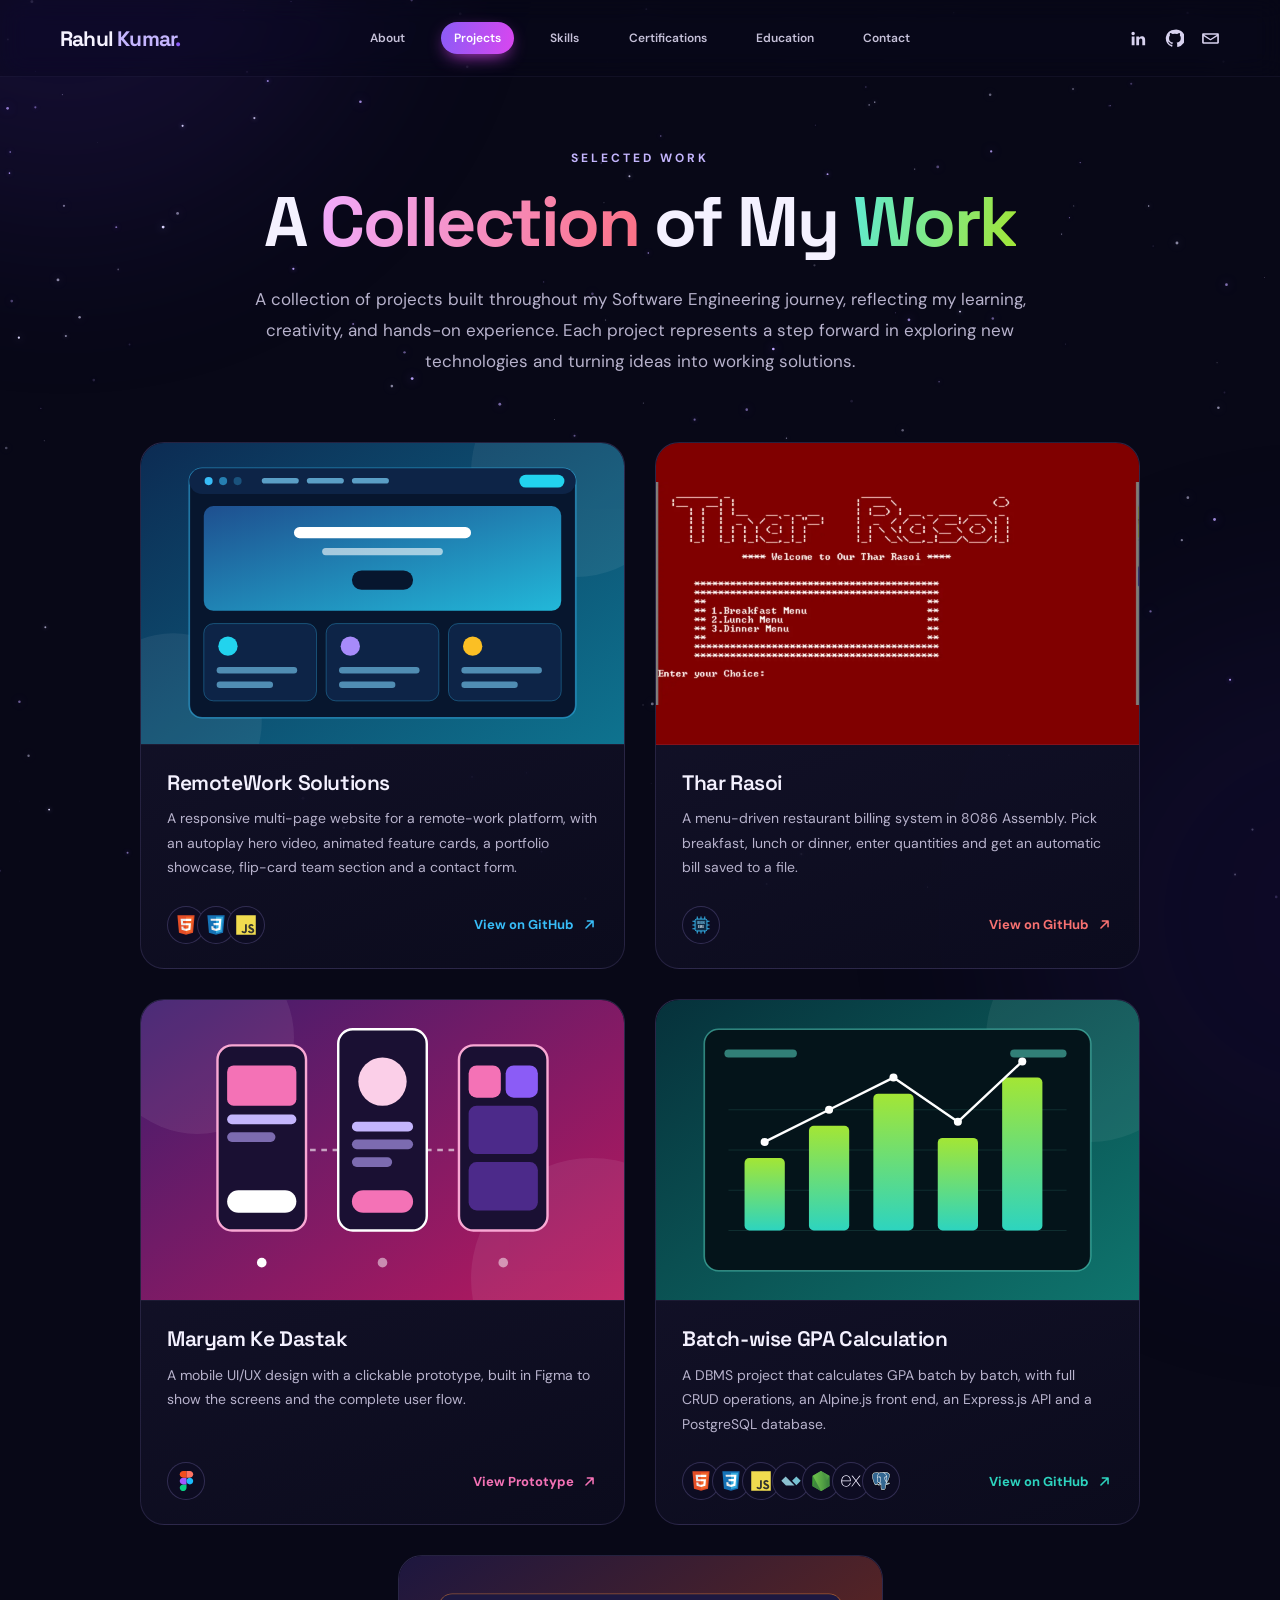
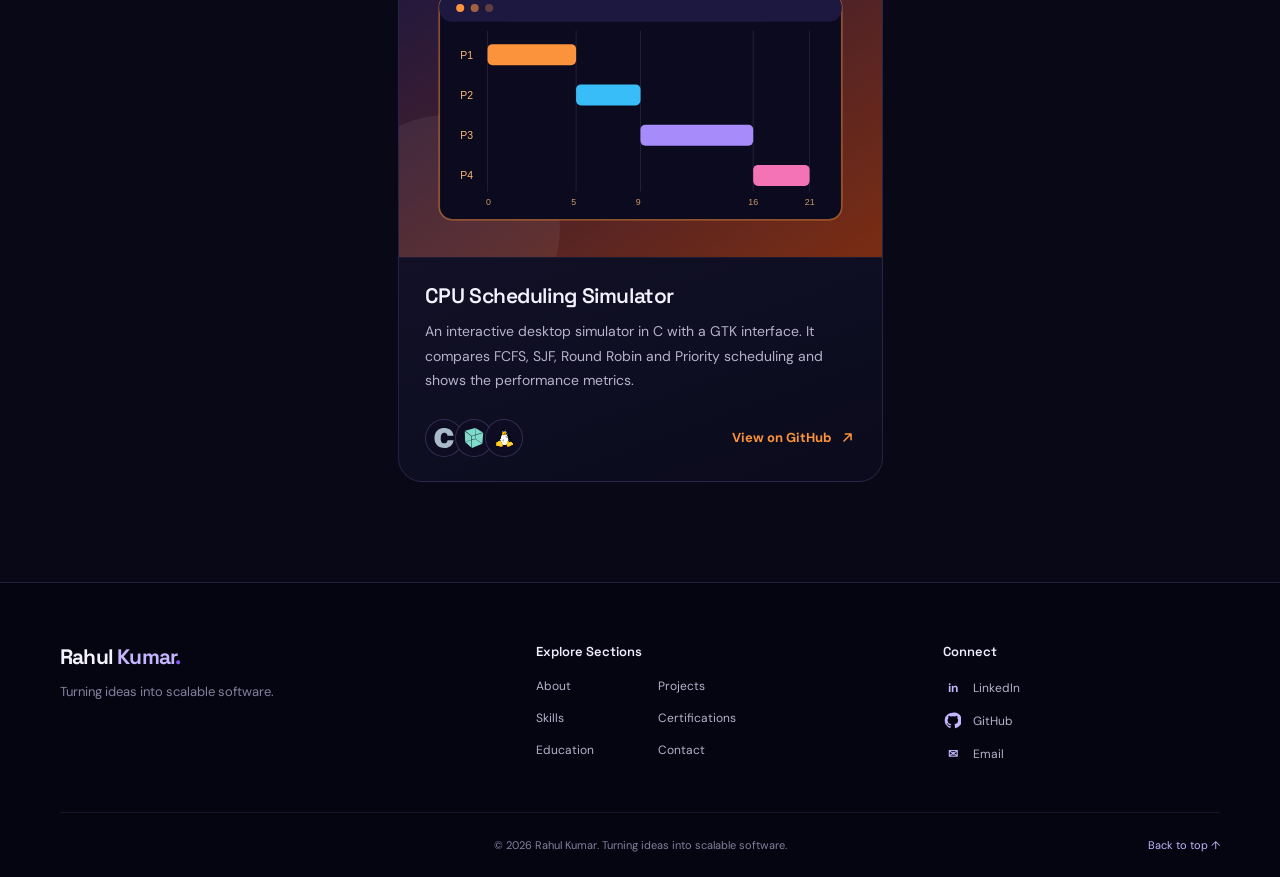
<file: projects.html>
<!DOCTYPE html>
<html lang="en">
<head>
  <meta charset="UTF-8" />
  <meta name="viewport" content="width=device-width, initial-scale=1.0" />
  <meta name="theme-color" content="#080817" />
  <meta name="description" content="Rahul Kumar — Software Engineering Student, Developer and Problem Solver." />
  <title>Projects | Rahul Kumar</title>
  <link rel="preconnect" href="https://fonts.googleapis.com">
  <link rel="preconnect" href="https://fonts.gstatic.com" crossorigin>
  <link href="https://fonts.googleapis.com/css2?family=DM+Sans:wght@400;500;600;700&family=Space+Grotesk:wght@400;500;600;700&display=swap" rel="stylesheet">
  <link rel="stylesheet" href="style.css" />
</head>
<body>
  <canvas id="starfield" aria-hidden="true"></canvas>
  <div class="ambient ambient-one"></div>
  <div class="ambient ambient-two"></div>

  <header class="site-header">
    <nav class="navbar container" aria-label="Main navigation">
      <a class="brand" href="index.html" aria-label="Rahul Kumar home">Rahul <span>Kumar</span><i>.</i></a>
      <button class="menu-toggle" id="menuToggle" aria-label="Toggle navigation" aria-expanded="false">
        <span></span><span></span><span></span>
      </button>
      <div class="nav-links" id="navLinks">
<a href="index.html#about">About</a>
<a href="projects.html" class="active" aria-current="page">Projects</a>
<a href="skills.html">Skills</a>
<a href="certifications.html">Certifications</a>
<a href="education.html">Education</a>
<a href="contact.html">Contact</a>
      </div>
      <div class="nav-socials" aria-label="Social links">
        <a href="https://www.linkedin.com/in/rahul-maheshwari-7375152b0" target="_blank" rel="noreferrer" aria-label="LinkedIn">
          <svg viewBox="0 0 24 24" aria-hidden="true"><path d="M5.2 3.5a2.2 2.2 0 1 1 0 4.4 2.2 2.2 0 0 1 0-4.4ZM3.4 9.5H7v11H3.4v-11Zm5.8 0h3.4V11h.1c.5-.9 1.6-1.9 3.4-1.9 3.6 0 4.3 2.3 4.3 5.3v6.1h-3.6v-5.4c0-1.3 0-3-1.9-3s-2.2 1.4-2.2 2.9v5.5H9.2v-11Z"/></svg>
        </a>
        <a href="https://github.com/rahulkumar10319" target="_blank" rel="noreferrer" aria-label="GitHub">
          <svg viewBox="0 0 24 24" aria-hidden="true"><path d="M12 .9a11.1 11.1 0 0 0-3.5 21.6c.6.1.8-.3.8-.6v-2.1c-3.2.7-3.9-1.4-3.9-1.4-.5-1.3-1.3-1.7-1.3-1.7-1-.7.1-.7.1-.7 1.1.1 1.7 1.2 1.7 1.2 1 .1.7 2.1 3.8 1.5.1-.7.4-1.2.7-1.5-2.6-.3-5.3-1.3-5.3-5.8 0-1.3.5-2.3 1.2-3.1-.1-.3-.5-1.5.1-3.1 0 0 1-.3 3.2 1.2a11 11 0 0 1 5.8 0c2.2-1.5 3.2-1.2 3.2-1.2.6 1.6.2 2.8.1 3.1.8.8 1.2 1.8 1.2 3.1 0 4.5-2.7 5.5-5.3 5.8.4.3.8 1 .8 2v3c0 .3.2.7.8.6A11.1 11.1 0 0 0 12 .9Z"/></svg>
        </a>
        <a href="mailto:rahulkella661@gmail.com" aria-label="Email">
          <svg viewBox="0 0 24 24" aria-hidden="true"><path d="M2.8 5.5h18.4c.8 0 1.4.6 1.4 1.4v10.2c0 .8-.6 1.4-1.4 1.4H2.8c-.8 0-1.4-.6-1.4-1.4V6.9c0-.8.6-1.4 1.4-1.4Zm9.2 7.1 8.1-5.3H3.9l8.1 5.3Zm-8.5 4.1h17V9l-8.1 5.2a.8.8 0 0 1-.8 0L3.5 9v7.7Z"/></svg>
        </a>
      </div>
    </nav>
  </header>

<main>
    <section class="projects-page container" id="projects">
      <header class="contact-hero">
        <p class="section-kicker">SELECTED WORK</p>
        <h1>A <span class="grad-a">Collection</span> of My <span class="grad-b">Work</span></h1>
        <p class="contact-lead">A collection of projects built throughout my Software Engineering journey, reflecting my learning, creativity, and hands-on experience. Each project represents a step forward in exploring new technologies and turning ideas into working solutions.</p>
      </header>
      <ul class="project-grid" id="projectGrid" aria-label="Projects"></ul>
    </section>
  </main>

  <footer class="site-footer">
    <div class="container footer-top">
      <div class="footer-brand-block">
        <a class="brand footer-brand" href="index.html">Rahul <span>Kumar</span><i>.</i></a>
        <p>Turning ideas into scalable software.</p>
      </div>
      <div class="footer-column">
        <h4>Explore Sections</h4>
        <div class="footer-nav">
<a href="index.html#about">About</a>
<a href="projects.html">Projects</a>
<a href="skills.html">Skills</a>
<a href="certifications.html">Certifications</a>
<a href="education.html">Education</a>
<a href="contact.html">Contact</a>
          </div>
      </div>
      <div class="footer-column">
        <h4>Connect</h4>
        <div class="footer-socials">
          <a href="https://www.linkedin.com/in/rahul-maheshwari-7375152b0" target="_blank" rel="noreferrer"><span class="social-icon">in</span> LinkedIn</a>
          <a href="https://github.com/rahulkumar10319" target="_blank" rel="noreferrer"><span class="social-icon"><svg viewBox="0 0 24 24"><path d="M12 .9a11.1 11.1 0 0 0-3.5 21.6c.6.1.8-.3.8-.6v-2.1c-3.2.7-3.9-1.4-3.9-1.4-.5-1.3-1.3-1.7-1.3-1.7-1-.7.1-.7.1-.7 1.1.1 1.7 1.2 1.7 1.2 1 .1.7 2.1 3.8 1.5.1-.7.4-1.2.7-1.5-2.6-.3-5.3-1.3-5.3-5.8 0-1.3.5-2.3 1.2-3.1-.1-.3-.5-1.5.1-3.1 0 0 1-.3 3.2 1.2a11 11 0 0 1 5.8 0c2.2-1.5 3.2-1.2 3.2-1.2.6 1.6.2 2.8.1 3.1.8.8 1.2 1.8 1.2 3.1 0 4.5-2.7 5.5-5.3 5.8.4.3.8 1 .8 2v3c0 .3.2.7.8.6A11.1 11.1 0 0 0 12 .9Z"/></svg></span> GitHub</a>
          <a href="mailto:rahulkella661@gmail.com"><span class="social-icon">✉</span> Email</a>
        </div>
      </div>
    </div>
    <div class="container footer-bottom">
      <span>© 2026 Rahul Kumar. Turning ideas into scalable software.</span>
      <a href="#">Back to top ↑</a>
    </div>
  </footer>

  <script src="script.js"></script>
  <script src="projects.js"></script>
</body>
</html>
</file>
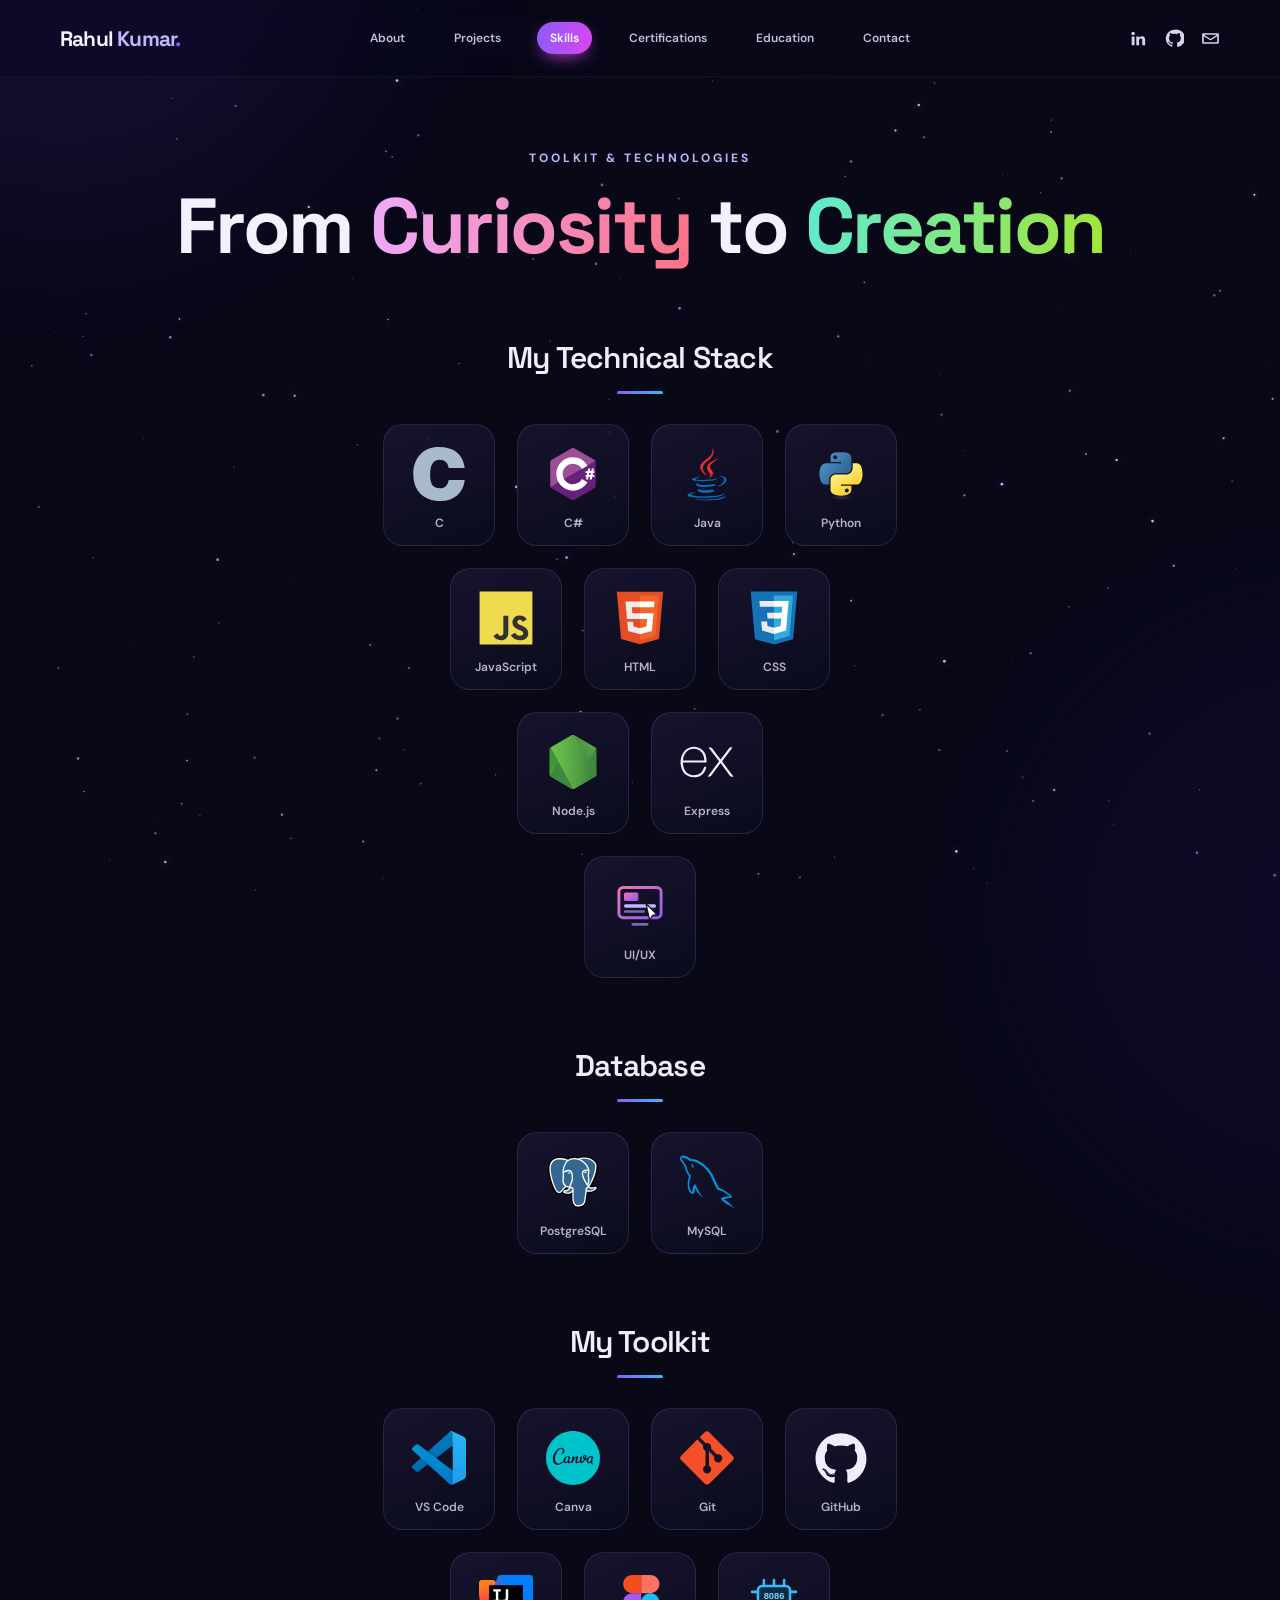
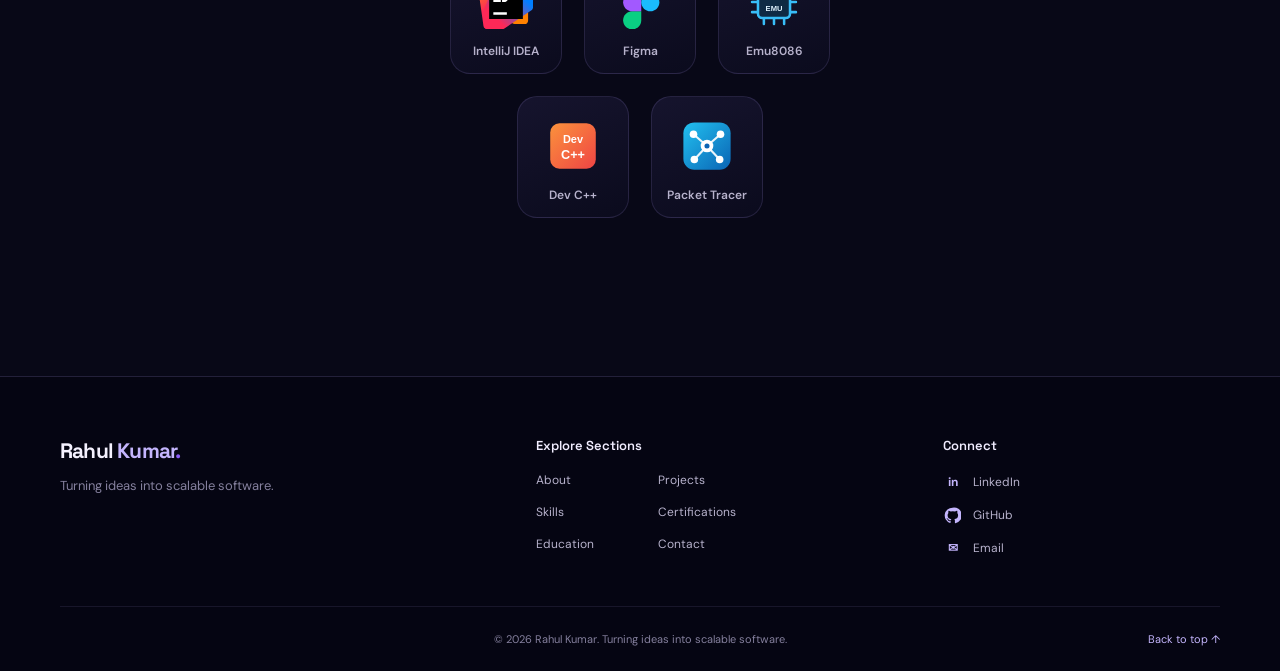
<file: skills.html>
<!DOCTYPE html>
<html lang="en">
<head>
  <meta charset="UTF-8" />
  <meta name="viewport" content="width=device-width, initial-scale=1.0" />
  <meta name="theme-color" content="#080817" />
  <meta name="description" content="Rahul Kumar — Software Engineering Student, Developer and Problem Solver." />
  <title>Skills | Rahul Kumar</title>
  <link rel="preconnect" href="https://fonts.googleapis.com">
  <link rel="preconnect" href="https://fonts.gstatic.com" crossorigin>
  <link href="https://fonts.googleapis.com/css2?family=DM+Sans:wght@400;500;600;700&family=Space+Grotesk:wght@400;500;600;700&display=swap" rel="stylesheet">
  <link rel="stylesheet" href="style.css" />
</head>
<body>
  <canvas id="starfield" aria-hidden="true"></canvas>
  <div class="ambient ambient-one"></div>
  <div class="ambient ambient-two"></div>

  <header class="site-header">
    <nav class="navbar container" aria-label="Main navigation">
      <a class="brand" href="index.html" aria-label="Rahul Kumar home">Rahul <span>Kumar</span><i>.</i></a>
      <button class="menu-toggle" id="menuToggle" aria-label="Toggle navigation" aria-expanded="false">
        <span></span><span></span><span></span>
      </button>
      <div class="nav-links" id="navLinks">
<a href="index.html#about">About</a>
<a href="projects.html">Projects</a>
<a href="skills.html" class="active" aria-current="page">Skills</a>
<a href="certifications.html">Certifications</a>
<a href="education.html">Education</a>
<a href="contact.html">Contact</a>
      </div>
      <div class="nav-socials" aria-label="Social links">
        <a href="https://www.linkedin.com/in/rahul-maheshwari-7375152b0" target="_blank" rel="noreferrer" aria-label="LinkedIn">
          <svg viewBox="0 0 24 24" aria-hidden="true"><path d="M5.2 3.5a2.2 2.2 0 1 1 0 4.4 2.2 2.2 0 0 1 0-4.4ZM3.4 9.5H7v11H3.4v-11Zm5.8 0h3.4V11h.1c.5-.9 1.6-1.9 3.4-1.9 3.6 0 4.3 2.3 4.3 5.3v6.1h-3.6v-5.4c0-1.3 0-3-1.9-3s-2.2 1.4-2.2 2.9v5.5H9.2v-11Z"/></svg>
        </a>
        <a href="https://github.com/rahulkumar10319" target="_blank" rel="noreferrer" aria-label="GitHub">
          <svg viewBox="0 0 24 24" aria-hidden="true"><path d="M12 .9a11.1 11.1 0 0 0-3.5 21.6c.6.1.8-.3.8-.6v-2.1c-3.2.7-3.9-1.4-3.9-1.4-.5-1.3-1.3-1.7-1.3-1.7-1-.7.1-.7.1-.7 1.1.1 1.7 1.2 1.7 1.2 1 .1.7 2.1 3.8 1.5.1-.7.4-1.2.7-1.5-2.6-.3-5.3-1.3-5.3-5.8 0-1.3.5-2.3 1.2-3.1-.1-.3-.5-1.5.1-3.1 0 0 1-.3 3.2 1.2a11 11 0 0 1 5.8 0c2.2-1.5 3.2-1.2 3.2-1.2.6 1.6.2 2.8.1 3.1.8.8 1.2 1.8 1.2 3.1 0 4.5-2.7 5.5-5.3 5.8.4.3.8 1 .8 2v3c0 .3.2.7.8.6A11.1 11.1 0 0 0 12 .9Z"/></svg>
        </a>
        <a href="mailto:rahulkella661@gmail.com" aria-label="Email">
          <svg viewBox="0 0 24 24" aria-hidden="true"><path d="M2.8 5.5h18.4c.8 0 1.4.6 1.4 1.4v10.2c0 .8-.6 1.4-1.4 1.4H2.8c-.8 0-1.4-.6-1.4-1.4V6.9c0-.8.6-1.4 1.4-1.4Zm9.2 7.1 8.1-5.3H3.9l8.1 5.3Zm-8.5 4.1h17V9l-8.1 5.2a.8.8 0 0 1-.8 0L3.5 9v7.7Z"/></svg>
        </a>
      </div>
    </nav>
  </header>

  <main>
    <section class="skills-page container" id="skills">
      <header class="skills-hero">
        <p class="section-kicker">TOOLKIT &amp; TECHNOLOGIES</p>
        <h1>From <span class="grad-a">Curiosity</span> to <span class="grad-b">Creation</span></h1>
      </header>
      <div class="skill-group reveal">
        <h2 class="skill-title">My Technical Stack</h2>
        <ul class="skill-grid">
          <li><button class="skill-card" style="--c:#60a5fa" aria-label="C"><span class="skill-logo"><img src="c.svg" alt="" loading="lazy" /></span><span class="skill-name">C</span></button></li>
          <li><button class="skill-card" style="--c:#a78bfa" aria-label="C#"><span class="skill-logo"><img src="csharp.svg" alt="" loading="lazy" /></span><span class="skill-name">C#</span></button></li>
          <li><button class="skill-card" style="--c:#f97316" aria-label="Java"><span class="skill-logo"><img src="java.svg" alt="" loading="lazy" /></span><span class="skill-name">Java</span></button></li>
          <li><button class="skill-card" style="--c:#facc15" aria-label="Python"><span class="skill-logo"><img src="python.svg" alt="" loading="lazy" /></span><span class="skill-name">Python</span></button></li>
          <li class="skill-break" aria-hidden="true"></li>
          <li><button class="skill-card" style="--c:#fde047" aria-label="JavaScript"><span class="skill-logo"><img src="javascript.svg" alt="" loading="lazy" /></span><span class="skill-name">JavaScript</span></button></li>
          <li><button class="skill-card" style="--c:#fb923c" aria-label="HTML"><span class="skill-logo"><img src="html5.svg" alt="" loading="lazy" /></span><span class="skill-name">HTML</span></button></li>
          <li><button class="skill-card" style="--c:#38bdf8" aria-label="CSS"><span class="skill-logo"><img src="css3.svg" alt="" loading="lazy" /></span><span class="skill-name">CSS</span></button></li>
          <li class="skill-break" aria-hidden="true"></li>
          <li><button class="skill-card" style="--c:#4ade80" aria-label="Node.js"><span class="skill-logo"><img src="nodejs.svg" alt="" loading="lazy" /></span><span class="skill-name">Node.js</span></button></li>
          <li><button class="skill-card" style="--c:#cbd5e1" aria-label="Express"><span class="skill-logo"><img src="express.svg" alt="" loading="lazy" /></span><span class="skill-name">Express</span></button></li>
          <li class="skill-break" aria-hidden="true"></li>
          <li><button class="skill-card" style="--c:#f472b6" aria-label="UI/UX"><span class="skill-logo"><img src="uiux.svg" alt="" loading="lazy" /></span><span class="skill-name">UI/UX</span></button></li>
        </ul>
      </div>
      <div class="skill-group reveal">
        <h2 class="skill-title">Database</h2>
        <ul class="skill-grid">
          <li><button class="skill-card" style="--c:#60a5fa" aria-label="PostgreSQL"><span class="skill-logo"><img src="postgresql.svg" alt="" loading="lazy" /></span><span class="skill-name">PostgreSQL</span></button></li>
          <li><button class="skill-card" style="--c:#38bdf8" aria-label="MySQL"><span class="skill-logo"><img src="mysql.svg" alt="" loading="lazy" /></span><span class="skill-name">MySQL</span></button></li>
        </ul>
      </div>
      <div class="skill-group reveal">
        <h2 class="skill-title">My Toolkit</h2>
        <ul class="skill-grid">
          <li><button class="skill-card" style="--c:#38bdf8" aria-label="VS Code"><span class="skill-logo"><img src="vscode.svg" alt="" loading="lazy" /></span><span class="skill-name">VS Code</span></button></li>
          <li><button class="skill-card" style="--c:#22d3ee" aria-label="Canva"><span class="skill-logo"><img src="canva.svg" alt="" loading="lazy" /></span><span class="skill-name">Canva</span></button></li>
          <li><button class="skill-card" style="--c:#fb7185" aria-label="Git"><span class="skill-logo"><img src="git.svg" alt="" loading="lazy" /></span><span class="skill-name">Git</span></button></li>
          <li><button class="skill-card" style="--c:#c4b5fd" aria-label="GitHub"><span class="skill-logo"><img src="github.svg" alt="" loading="lazy" /></span><span class="skill-name">GitHub</span></button></li>
          <li class="skill-break" aria-hidden="true"></li>
          <li><button class="skill-card" style="--c:#f43f5e" aria-label="IntelliJ IDEA"><span class="skill-logo"><img src="intellij.svg" alt="" loading="lazy" /></span><span class="skill-name">IntelliJ IDEA</span></button></li>
          <li><button class="skill-card" style="--c:#a78bfa" aria-label="Figma"><span class="skill-logo"><img src="figma.svg" alt="" loading="lazy" /></span><span class="skill-name">Figma</span></button></li>
          <li><button class="skill-card" style="--c:#2dd4bf" aria-label="Emu8086"><span class="skill-logo"><img src="emu8086.svg" alt="" loading="lazy" /></span><span class="skill-name">Emu8086</span></button></li>
          <li class="skill-break" aria-hidden="true"></li>
          <li><button class="skill-card" style="--c:#fb923c" aria-label="Dev C++"><span class="skill-logo"><img src="devcpp.svg" alt="" loading="lazy" /></span><span class="skill-name">Dev C++</span></button></li>
          <li><button class="skill-card" style="--c:#22c1f0" aria-label="Packet Tracer"><span class="skill-logo"><img src="packettracer.svg" alt="" loading="lazy" /></span><span class="skill-name">Packet Tracer</span></button></li>
        </ul>
      </div>
    </section>
  </main>

  <footer class="site-footer">
    <div class="container footer-top">
      <div class="footer-brand-block">
        <a class="brand footer-brand" href="index.html">Rahul <span>Kumar</span><i>.</i></a>
        <p>Turning ideas into scalable software.</p>
      </div>
      <div class="footer-column">
        <h4>Explore Sections</h4>
        <div class="footer-nav">
<a href="index.html#about">About</a>
<a href="projects.html">Projects</a>
<a href="skills.html">Skills</a>
<a href="certifications.html">Certifications</a>
<a href="education.html">Education</a>
<a href="contact.html">Contact</a>
          </div>
      </div>
      <div class="footer-column">
        <h4>Connect</h4>
        <div class="footer-socials">
          <a href="https://www.linkedin.com/in/rahul-maheshwari-7375152b0" target="_blank" rel="noreferrer"><span class="social-icon">in</span> LinkedIn</a>
          <a href="https://github.com/rahulkumar10319" target="_blank" rel="noreferrer"><span class="social-icon"><svg viewBox="0 0 24 24"><path d="M12 .9a11.1 11.1 0 0 0-3.5 21.6c.6.1.8-.3.8-.6v-2.1c-3.2.7-3.9-1.4-3.9-1.4-.5-1.3-1.3-1.7-1.3-1.7-1-.7.1-.7.1-.7 1.1.1 1.7 1.2 1.7 1.2 1 .1.7 2.1 3.8 1.5.1-.7.4-1.2.7-1.5-2.6-.3-5.3-1.3-5.3-5.8 0-1.3.5-2.3 1.2-3.1-.1-.3-.5-1.5.1-3.1 0 0 1-.3 3.2 1.2a11 11 0 0 1 5.8 0c2.2-1.5 3.2-1.2 3.2-1.2.6 1.6.2 2.8.1 3.1.8.8 1.2 1.8 1.2 3.1 0 4.5-2.7 5.5-5.3 5.8.4.3.8 1 .8 2v3c0 .3.2.7.8.6A11.1 11.1 0 0 0 12 .9Z"/></svg></span> GitHub</a>
          <a href="mailto:rahulkella661@gmail.com"><span class="social-icon">✉</span> Email</a>
        </div>
      </div>
    </div>
    <div class="container footer-bottom">
      <span>© 2026 Rahul Kumar. Turning ideas into scalable software.</span>
      <a href="#">Back to top ↑</a>
    </div>
  </footer>

  <script src="script.js"></script>
</body>
</html>
</file>
<file: style.css>
:root {
  --bg: #080817;
  --bg-soft: #0d0d22;
  --panel: rgba(19, 18, 43, .72);
  --text: #f5f2ff;
  --muted: #b7b2cc;
  --muted-2: #85809e;
  --accent: #a78bfa;
  --accent-bright: #c4b5fd;
  --line: rgba(183, 164, 255, .17);
  --font-body: "DM Sans", sans-serif;
  --font-display: "Space Grotesk", sans-serif;
}
* { box-sizing: border-box; }
html { scroll-behavior: smooth; scroll-padding-top: 90px; }
body { margin: 0; background: var(--bg); color: var(--text); font-family: var(--font-body); overflow-x: hidden; }
a { color: inherit; text-decoration: none; }
button { font: inherit; }
#starfield { position: fixed; inset: 0; width: 100%; height: 100%; z-index: -3; pointer-events: none; }
.ambient { position: fixed; width: 38rem; height: 38rem; border-radius: 50%; filter: blur(100px); opacity: .14; pointer-events: none; z-index: -2; }
.ambient-one { background: #5930c5; top: -24rem; left: -15rem; }
.ambient-two { background: #321b85; right: -22rem; bottom: -20rem; }
.container { width: min(1160px, calc(100% - 48px)); margin-inline: auto; }
.site-header { position: fixed; z-index: 20; top: 0; left: 0; width: 100%; border-bottom: 1px solid rgba(183,164,255,.06); background: rgba(8,8,23,.34); backdrop-filter: blur(12px) saturate(1.2); -webkit-backdrop-filter: blur(12px) saturate(1.2); }
.navbar { min-height: 76px; display: grid; grid-template-columns: 1fr auto 1fr; align-items: center; gap: 24px; }
.brand { font: 700 21px var(--font-display); letter-spacing: -.8px; width: fit-content; white-space: nowrap; }
.brand span { color: var(--accent-bright); }
.brand i { color: #8b5cf6; font-style: normal; }
.nav-links { display: flex; align-items: center; gap: clamp(14px, 1.8vw, 25px); }
.nav-links a { padding: 8px 13px; border-radius: 99px; color: #c6c1d9; font-size: 12px; font-weight: 600; transition: color .2s ease, background .2s ease, box-shadow .2s ease, transform .15s ease; }
.nav-links a:hover, .nav-links a:focus-visible { color: #fff; background: rgba(139,92,246,.2); outline: none; }
.nav-links a:active { color: #0b0b1d; background: #22d3ee; box-shadow: 0 0 18px rgba(34,211,238,.55); transform: scale(.93); }
.nav-links a.active { color: #fff; background: linear-gradient(100deg, #8b5cf6, #d946ef); box-shadow: 0 6px 18px -6px #d946ef; }
.nav-links a.active:hover { background: linear-gradient(100deg, #9b6dff, #e660f5); }
.nav-links a.active:active { color: #0b0b1d; background: #22d3ee; box-shadow: 0 0 18px rgba(34,211,238,.55); }
.footer-nav a:hover { color: var(--accent-bright); }
.nav-socials { display: flex; justify-content: flex-end; align-items: center; gap: 17px; }
.nav-socials a { width: 19px; height: 19px; color: #d8d2ef; transition: color .2s, transform .2s; }
.nav-socials a:hover { color: var(--accent-bright); transform: translateY(-3px); }
.nav-socials svg, .footer-socials svg { width: 100%; height: 100%; fill: currentColor; }
.menu-toggle { display: none; }
.hero { min-height: 760px; min-height: min(900px, 100svh); position: relative; display: grid; place-items: center; text-align: center; overflow: hidden; padding: 130px 0 70px; }
.hero-content { position: relative; z-index: 2; }
.eyebrow, .section-kicker { color: var(--accent-bright); font-size: 12px; font-weight: 700; letter-spacing: 3px; }
.eyebrow { display: inline-flex; align-items: center; gap: 10px; padding: 9px 15px; border: 1px solid rgba(196,181,253,.22); border-radius: 99px; background: rgba(30,24,62,.48); }
.eyebrow-dot, .status-indicator { width: 7px; height: 7px; display: inline-block; border-radius: 50%; background: #9dffcb; box-shadow: 0 0 12px #66f0b3; }
.hero h1 { margin: 26px 0 12px; font: 700 clamp(58px, 9vw, 112px)/.98 var(--font-display); letter-spacing: -7px; }
.hero h1 span { background: linear-gradient(100deg, #c4b5fd 0%, #8b5cf6 48%, #e0c7ff 100%); -webkit-background-clip: text; background-clip: text; color: transparent; }
.hero-role { margin: 28px 0 14px; color: #d7d1e8; font: 600 clamp(20px, 3vw, 31px) var(--font-display); }
.hero-role span { color: var(--accent-bright); }
.typing-caret { color: #a78bfa; margin-left: 3px; animation: blink .8s step-end infinite; }
@keyframes blink { 50% { opacity: 0; } }
.hero-description { max-width: 680px; margin: 0 auto 30px; color: var(--muted); font-size: clamp(15px, 1.7vw, 18px); line-height: 1.8; }
.button { display: inline-flex; align-items: center; justify-content: center; gap: 13px; min-height: 54px; padding: 0 28px; border-radius: 99px; font-size: 13px; font-weight: 700; letter-spacing: .4px; transition: transform .2s, box-shadow .2s, background .2s; }
.button:hover { transform: translateY(-3px); box-shadow: 0 12px 35px rgba(139,92,246,.28); }
.button-primary { background: linear-gradient(110deg, #a78bfa, #7650d8); color: #100b22; box-shadow: 0 0 28px rgba(139,92,246,.2); }
.download-icon { font-size: 20px; line-height: 1; }
.hero-scroll { position: absolute; left: 50%; bottom: -100px; transform: translateX(-50%); color: var(--muted-2); font-size: 11px; letter-spacing: 1.5px; text-transform: uppercase; display: flex; align-items: center; gap: 10px; white-space: nowrap; }
.hero-scroll span { width: 25px; height: 1px; background: var(--accent); }
.hero-orbit { position: absolute; border: 1px solid rgba(167,139,250,.12); border-radius: 50%; pointer-events: none; }
.orbit-a { width: 650px; height: 650px; bottom: -520px; left: calc(50% - 325px); box-shadow: 0 0 90px rgba(124,82,220,.1), inset 0 0 70px rgba(124,82,220,.08); }
.orbit-b { width: 850px; height: 850px; bottom: -680px; left: calc(50% - 425px); border-color: rgba(167,139,250,.07); }
.about-section { padding: 125px 0 105px; border-top: 1px solid rgba(183,164,255,.08); background: linear-gradient(180deg, rgba(12,11,31,.72), rgba(8,8,23,.55)); }
.about-grid { display: grid; grid-template-columns: .82fr 1.35fr; gap: clamp(50px, 9vw, 130px); align-items: start; }
.section-heading { position: static; }
.section-kicker { margin: 0 0 20px; }
.section-heading h2 { margin: 0; font: 700 clamp(42px, 5.4vw, 66px)/1.04 var(--font-display); letter-spacing: -3px; }
.section-heading h2 span { color: var(--accent-bright); }
.heading-line { width: 65px; height: 3px; margin: 27px 0 20px; background: linear-gradient(90deg, #a78bfa, transparent); }
.heading-note { max-width: 270px; color: var(--muted-2); line-height: 1.7; font-size: 14px; }
.about-copy h3 { margin: 0 0 22px; font: 600 25px var(--font-display); }
.about-copy p { margin: 0 0 18px; color: #c1bdd2; font-size: 15px; line-height: 1.9; }
.about-copy strong { color: #f1edff; font-weight: 600; }
.signature-line { color: var(--accent-bright) !important; font-weight: 600; margin-top: 27px !important; }
.signature-line span { color: #b794ff; }
.stats-grid { display: grid; grid-template-columns: repeat(4, 1fr); gap: 12px; margin-top: 35px; }
.stat-card { min-height: 100px; display: flex; flex-direction: column; justify-content: center; align-items: center; gap: 7px; border: 1px solid var(--line); border-radius: 15px; background: linear-gradient(145deg, rgba(31,26,62,.7), rgba(15,14,35,.72)); transition: transform .25s, border-color .25s; }
.stat-card:hover { transform: translateY(-5px); border-color: rgba(196,181,253,.5); }
.stat-card strong { color: var(--accent-bright); font: 700 27px var(--font-display); }
.stat-card span { color: var(--muted); font-size: 11px; }
.status-section { padding: 0 0 105px; }
.status-card { width: 100%; position: relative; display: flex; align-items: center; gap: 17px; padding: 23px 25px; text-align: left; color: var(--text); border: 1px solid rgba(167,139,250,.26); border-radius: 17px; background: linear-gradient(100deg, rgba(37,28,75,.8), rgba(16,15,39,.85)); cursor: pointer; transition: border-color .25s, box-shadow .25s, transform .25s; }
.status-card:hover, .status-card[aria-expanded="true"] { border-color: rgba(196,181,253,.65); box-shadow: 0 12px 40px rgba(87,55,170,.17); transform: translateY(-2px); }
.status-main { display: flex; flex-direction: column; gap: 7px; }
.status-main small { color: #a9a0c8; font-size: 10px; letter-spacing: 2px; font-weight: 700; }
.status-main strong { font: 600 16px var(--font-display); }
.status-action { margin-left: auto; color: var(--accent-bright); font-size: 23px; transition: transform .25s; }
.status-card[aria-expanded="true"] .status-action { transform: rotate(45deg); }
.status-detail { display: none; flex-basis: 100%; padding: 12px 0 0 24px; color: var(--muted); font-size: 13px; line-height: 1.7; }
.status-card[aria-expanded="true"] { flex-wrap: wrap; }
.status-card[aria-expanded="true"] .status-detail { display: block; }
.page-section { min-height: 70vh; padding: 150px 0 72px; border-top: 0; border-top: 1px solid rgba(183,164,255,.09); }
.page-section .page-kicker { color: var(--accent); font-size: 10px; letter-spacing: 2px; font-weight: 700; }
.page-section h1 { margin: 13px 0; font: 600 clamp(30px, 4vw, 44px) var(--font-display); letter-spacing: -1.5px; }
.page-section h1 em { color: var(--muted-2); font-size: .6em; font-style: normal; font-weight: 400; }
.page-section p { color: var(--muted); font-size: 14px; line-height: 1.7; }
.site-footer { margin-top: 50px; border-top: 1px solid var(--line); background: rgba(6,6,18,.82); }
.footer-top { display: grid; grid-template-columns: 1.2fr 1fr .8fr; gap: 60px; padding-top: 60px; padding-bottom: 48px; }
.footer-brand-block p { color: var(--muted-2); font-size: 13px; }
.footer-column h4 { margin: 0 0 18px; font: 600 13px var(--font-display); color: #f1edff; }
.footer-nav { display: grid; grid-template-columns: repeat(2, max-content); gap: 16px 64px; }
.footer-nav a, .footer-socials a { color: var(--muted); font-size: 12px; transition: color .2s; }
.footer-socials { display: flex; flex-direction: column; gap: 13px; }
.footer-socials a { display: flex; align-items: center; gap: 10px; }
.social-icon { width: 20px; height: 20px; display: inline-grid; place-items: center; color: var(--accent-bright); font-size: 12px; font-weight: 700; }
.social-icon svg { width: 17px; height: 17px; fill: currentColor; }
.footer-bottom { min-height: 65px; border-top: 1px solid rgba(183,164,255,.1); display: flex; align-items: center; justify-content: center; position: relative; gap: 15px; color: var(--muted-2); font-size: 11px; text-align: center; }
.footer-bottom a { position: absolute; right: 0; }
.footer-bottom a { color: var(--accent-bright); }
@media (max-width: 1000px) {
  .navbar { grid-template-columns: 1fr auto auto; }
  .nav-links { gap: 12px; }
  .nav-links a { font-size: 11px; }
  .nav-socials { gap: 12px; }
}
@media (max-width: 800px) {
  .navbar { min-height: 70px; grid-template-columns: 1fr auto auto; }
  .menu-toggle { display: flex; flex-direction: column; gap: 5px; width: 38px; height: 38px; align-items: center; justify-content: center; border: 1px solid var(--line); border-radius: 10px; background: rgba(22,18,47,.8); cursor: pointer; }
  .menu-toggle span { display: block; width: 16px; height: 2px; background: #e6ddff; }
  .nav-links { display: none; position: absolute; top: 70px; left: 0; width: 100%; padding: 20px 24px 24px; background: rgba(8,8,23,.97); border-bottom: 1px solid var(--line); flex-wrap: wrap; }
  .nav-links.open { display: flex; }
  .nav-links a { font-size: 13px; padding: 8px 14px; }
  .nav-socials { gap: 10px; }
  .nav-socials a { width: 17px; height: 17px; }
  .hero { min-height: 760px; }
  .hero h1 { letter-spacing: -4px; }
  .hero-scroll { bottom: -80px; }
  .about-grid { grid-template-columns: 1fr; gap: 35px; }
  .section-heading { position: static; }
  .section-heading h2 br { display: none; }
  .heading-note { max-width: 500px; }
  .footer-top { grid-template-columns: 1fr 1fr; gap: 38px; }
  .footer-brand-block { grid-column: 1 / -1; }
}
@media (max-width: 520px) {
  .container { width: min(100% - 34px, 1160px); }
  .brand { font-size: 18px; }
  .nav-socials { gap: 8px; }
  .nav-socials a { width: 16px; height: 16px; }
  .hero { min-height: 720px; padding-top: 115px; }
  .hero h1 { font-size: clamp(49px, 14vw, 72px); letter-spacing: -3px; }
  .hero-role { font-size: 20px; line-height: 1.5; }
  .hero-description { font-size: 14px; }
  .button { min-height: 50px; padding: 0 23px; font-size: 12px; }
  .about-section { padding: 85px 0 75px; }
  .section-heading h2 { font-size: 47px; }
  .about-copy h3 { font-size: 22px; }
  .about-copy p { font-size: 14px; }
  .stats-grid { grid-template-columns: repeat(2, 1fr); }
  .status-section { padding-bottom: 70px; }
  .status-card { padding: 19px 16px; gap: 12px; }
  .status-main strong { font-size: 13px; }
  .status-main small { font-size: 9px; }
  .footer-top { grid-template-columns: 1fr; gap: 32px; padding-top: 42px; }
  .footer-brand-block { grid-column: auto; }
  .footer-bottom { align-items: center; flex-direction: column; justify-content: center; padding: 18px 0; line-height: 1.6; text-align: center; }
  .footer-bottom a { position: static; }
}
@media (prefers-reduced-motion: reduce) {
  *, *::before, *::after { scroll-behavior: auto !important; animation-duration: .01ms !important; animation-iteration-count: 1 !important; transition-duration: .01ms !important; }
}

/* Skills page */
.skills-page { padding: 150px 0 40px; }
.skills-hero { text-align: center; margin-bottom: 70px; }
.skills-hero .section-kicker { margin: 0 0 18px; }
.skills-hero h1 { margin: 0; font: 700 clamp(38px, 6.4vw, 78px)/1.08 var(--font-display); letter-spacing: -2.5px; color: #f4f1ff; }
.grad-a { background: linear-gradient(100deg, #f0abfc 0%, #fb7185 100%); -webkit-background-clip: text; background-clip: text; color: transparent; }
.grad-b { background: linear-gradient(100deg, #5eead4 0%, #a3e635 100%); -webkit-background-clip: text; background-clip: text; color: transparent; }
.skill-group { margin-bottom: 68px; }
.skill-title { margin: 0 0 30px; text-align: center; font: 600 clamp(22px, 3vw, 30px) var(--font-display); letter-spacing: -.8px; color: #f1edff; }
.skill-title::after { content: ""; display: block; width: 46px; height: 3px; margin: 14px auto 0; border-radius: 3px; background: linear-gradient(90deg, #8b5cf6, #38bdf8); }
.skill-grid { list-style: none; margin: 0 auto; padding: 0; max-width: 700px; display: flex; flex-wrap: wrap; justify-content: center; gap: 22px; }
.skill-card { --c: #a78bfa; position: relative; width: 112px; padding: 22px 8px 14px; display: flex; flex-direction: column; align-items: center; gap: 14px; border: 1px solid rgba(183,164,255,.14); border-radius: 20px; background: linear-gradient(160deg, rgba(24,22,48,.9), rgba(12,12,30,.9)); color: inherit; font: inherit; cursor: pointer; overflow: hidden; transition: transform .3s ease, border-color .3s ease, box-shadow .3s ease; -webkit-tap-highlight-color: transparent; }
.skill-card::before { content: ""; position: absolute; inset: 0; background: radial-gradient(circle at 50% 0%, var(--c), transparent 70%); opacity: 0; transition: opacity .3s ease; }
.skill-card::after { content: ""; position: absolute; left: 0; top: 18%; bottom: 18%; width: 3px; border-radius: 0 3px 3px 0; background: var(--c); box-shadow: 0 0 14px var(--c); transform: translateX(-4px); opacity: 0; transition: transform .3s ease, opacity .3s ease; }
.skill-logo { position: relative; z-index: 1; width: 54px; height: 54px; display: grid; place-items: center; transition: transform .3s ease, filter .3s ease; }
.skill-logo img { width: 100%; height: 100%; object-fit: contain; }
.skill-name { position: relative; z-index: 1; font-size: 12px; font-weight: 600; color: var(--muted); transition: color .3s ease; }
.skill-card:hover, .skill-card:focus-visible, .skill-card:active { transform: translateY(-8px); border-color: var(--c); box-shadow: 0 16px 36px -10px var(--c), 0 0 0 1px var(--c) inset; outline: none; }
.skill-card:hover::before, .skill-card:focus-visible::before, .skill-card:active::before { opacity: .22; }
.skill-card:hover::after, .skill-card:focus-visible::after, .skill-card:active::after { opacity: 1; transform: translateX(0); }
.skill-card:hover .skill-logo, .skill-card:focus-visible .skill-logo, .skill-card:active .skill-logo { transform: scale(1.14) rotate(-4deg); filter: drop-shadow(0 0 12px var(--c)); }
.skill-card:hover .skill-name, .skill-card:focus-visible .skill-name, .skill-card:active .skill-name { color: #fff; }
@media (max-width: 640px) {
  .skills-page { padding-top: 120px; }
  .skills-hero { margin-bottom: 50px; }
  .skill-grid { gap: 14px; }
  .skill-card { width: 96px; padding: 18px 6px 12px; }
  .skill-logo { width: 46px; height: 46px; }
}
@media (prefers-reduced-motion: reduce) { .skill-card, .skill-logo { transition: none; } }
.skill-logo img[src$="mysql.svg"] { filter: brightness(1.5) saturate(1.2); }

/* Certifications page */
.certs-page { padding: 150px 0 60px; }
.certs-sub { margin: 22px 0 0; font: 600 clamp(20px, 3vw, 32px) var(--font-display); letter-spacing: -.8px; color: #d7d1e8; }
.cert-grid { list-style: none; margin: 0; padding: 0; display: flex; flex-wrap: wrap; justify-content: center; gap: 30px; }
.cert-grid > li { width: min(340px, 100%); display: flex; }
.cert-card { --c: #a78bfa; position: relative; width: 100%; padding: 14px 14px 20px; display: flex; flex-direction: column; gap: 18px; text-align: left; border: 1px solid rgba(183,164,255,.14); border-radius: 22px; background: linear-gradient(160deg, rgba(24,22,48,.92), rgba(12,12,30,.92)); color: inherit; font: inherit; cursor: pointer; transition: transform .3s ease, border-color .3s ease, box-shadow .3s ease; -webkit-tap-highlight-color: transparent; }
.cert-card::before { content: ""; position: absolute; left: 0; top: 22%; bottom: 22%; width: 4px; border-radius: 0 4px 4px 0; background: var(--c); box-shadow: 0 0 16px var(--c); opacity: 0; transform: translateX(-5px); transition: opacity .3s ease, transform .3s ease; }
.cert-thumb { position: relative; display: block; aspect-ratio: 3 / 2; border-radius: 14px; overflow: hidden; background: #0b0b1d; }
.cert-thumb img { width: 100%; height: 100%; display: block; transition: transform .5s ease; }
.cert-view { position: absolute; inset: 0; display: grid; place-items: center; background: linear-gradient(180deg, transparent 40%, rgba(8,8,23,.72)); color: #fff; font-size: 13px; font-weight: 700; letter-spacing: .5px; opacity: 0; transition: opacity .3s ease; align-content: end; padding-bottom: 14px; }
.cert-count { position: absolute; top: 10px; right: 10px; padding: 5px 11px; border-radius: 99px; background: rgba(8,8,23,.82); border: 1px solid var(--c); color: #fff; font-size: 11px; font-weight: 700; backdrop-filter: blur(6px); }
.cert-meta { display: flex; flex-direction: column; gap: 5px; padding: 0 6px; }
.cert-meta strong { font: 600 16px/1.35 var(--font-display); color: #f1edff; }
.cert-meta span { font-size: 13px; line-height: 1.5; color: var(--muted); }
.cert-card:hover, .cert-card:focus-visible { transform: translateY(-8px); border-color: var(--c); box-shadow: 0 20px 44px -14px var(--c), 0 0 0 1px var(--c) inset; outline: none; }
.cert-card:hover::before, .cert-card:focus-visible::before { opacity: 1; transform: translateX(0); }
.cert-card:hover .cert-thumb img, .cert-card:focus-visible .cert-thumb img { transform: scale(1.06); }
.cert-card:hover .cert-view, .cert-card:focus-visible .cert-view { opacity: 1; }

/* Lightbox */
body.lb-open { overflow: hidden; }
.lightbox { position: fixed; inset: 0; z-index: 100; display: grid; place-items: center; padding: 20px; opacity: 0; transition: opacity .22s ease; }
.lightbox[hidden] { display: none; }
.lightbox.show { opacity: 1; }
.lb-backdrop { position: absolute; inset: 0; background: rgba(4,4,14,.82); backdrop-filter: blur(8px); }
.lb-panel { --c: #a78bfa; position: relative; width: min(980px, 100%); max-height: calc(100vh - 40px); display: flex; flex-direction: column; border: 1px solid var(--c); border-radius: 24px; background: linear-gradient(160deg, #181630, #0c0c1e); box-shadow: 0 30px 80px -20px var(--c), 0 0 0 1px rgba(255,255,255,.04) inset; transform: translateY(14px) scale(.97); transition: transform .25s ease; overflow: hidden; }
.lightbox.show .lb-panel { transform: none; }
.lb-close { position: absolute; top: 12px; right: 14px; z-index: 3; width: 38px; height: 38px; border: 0; border-radius: 50%; background: rgba(8,8,23,.7); color: #fff; font-size: 26px; line-height: 1; cursor: pointer; transition: background .2s, transform .2s; }
.lb-close:hover, .lb-close:focus-visible { background: var(--c); color: #0b0b1d; transform: rotate(90deg); outline: none; }
.lb-stage { position: relative; flex: 1; min-height: 0; display: flex; align-items: center; justify-content: center; padding: 22px 64px; background: rgba(0,0,0,.22); }
.lb-media { display: flex; align-items: center; justify-content: center; min-height: 0; }
.lb-media img { max-width: 100%; max-height: calc(100vh - 230px); width: auto; height: auto; display: block; border-radius: 14px; box-shadow: 0 12px 40px rgba(0,0,0,.5); opacity: 0; transform: scale(.98); transition: opacity .3s ease, transform .3s ease; }
.lb-media img.in { opacity: 1; transform: none; }
.lb-nav { position: absolute; top: 50%; z-index: 2; width: 46px; height: 46px; margin-top: -23px; border: 1px solid var(--c); border-radius: 50%; background: rgba(8,8,23,.75); color: #fff; font-size: 30px; line-height: 1; padding-bottom: 4px; cursor: pointer; transition: background .2s, color .2s, transform .2s; }
.lb-nav[hidden] { display: none; }
.lb-prev { left: 12px; } .lb-next { right: 12px; }
.lb-nav:hover, .lb-nav:focus-visible { background: var(--c); color: #0b0b1d; outline: none; }
.lb-prev:hover { transform: translateX(-3px); } .lb-next:hover { transform: translateX(3px); }
.lb-info { display: flex; align-items: center; justify-content: space-between; gap: 20px; padding: 18px 26px 22px; }
.lb-text h2 { margin: 0 0 4px; font: 600 clamp(17px, 2.2vw, 22px) var(--font-display); color: #f4f1ff; }
.lb-text p { margin: 0; font-size: 13px; color: var(--muted); }
.lb-dots { display: flex; align-items: center; gap: 6px; margin-top: 12px; }
.lb-dots:empty { display: none; }
.lb-dots i { width: 8px; height: 8px; border-radius: 50%; background: rgba(255,255,255,.2); }
.lb-dots i.on { background: var(--c); box-shadow: 0 0 10px var(--c); }
.lb-dots span { margin-left: 8px; font-size: 12px; color: var(--muted-2); }
.lb-visit { flex-shrink: 0; display: inline-flex; align-items: center; gap: 8px; padding: 13px 26px; border-radius: 99px; background: var(--c); color: #0b0b1d; font-size: 14px; font-weight: 700; transition: transform .2s, box-shadow .2s; }
.lb-visit[hidden] { display: none; }
.lb-visit:hover, .lb-visit:focus-visible { transform: translateY(-2px); box-shadow: 0 10px 26px -6px var(--c); outline: none; }
@media (max-width: 640px) {
  .certs-page { padding-top: 120px; }
  .cert-grid { gap: 22px; }
  .lightbox { padding: 10px; }
  .lb-panel { max-height: calc(100vh - 20px); border-radius: 18px; }
  .lb-stage { padding: 16px 10px; }
  .lb-media img { max-height: calc(100vh - 260px); }
  .lb-nav { width: 38px; height: 38px; margin-top: -19px; font-size: 26px; }
  .lb-prev { left: 6px; } .lb-next { right: 6px; }
  .lb-info { flex-direction: column; align-items: stretch; text-align: center; gap: 14px; padding: 14px 16px 18px; }
  .lb-dots { justify-content: center; }
  .lb-visit { justify-content: center; }
}
@media (prefers-reduced-motion: reduce) { .cert-card, .cert-thumb img, .lb-panel, .lb-media img { transition: none; } }

/* Contact page */
.contact-page { padding: 150px 0 50px; }
.contact-hero { max-width: 820px; margin: 0 auto 64px; text-align: center; }
.contact-hero .section-kicker { margin: 0 0 18px; }
.contact-hero h1 { margin: 0 0 24px; font: 700 clamp(36px, 6vw, 70px)/1.08 var(--font-display); letter-spacing: -2.5px; color: #f4f1ff; }
.contact-lead { margin: 0 0 14px; color: var(--muted); font-size: clamp(15px, 1.7vw, 17px); line-height: 1.85; }
.contact-strong { color: #e6e0fb; font-weight: 600; }
.contact-layout { display: grid; grid-template-columns: 5fr 7fr; gap: 28px; align-items: stretch; }
.contact-info, .contact-form-card { position: relative; border: 1px solid rgba(183,164,255,.16); border-radius: 26px; padding: 36px; overflow: hidden; }
.contact-info { background: linear-gradient(160deg, rgba(76,44,160,.5), rgba(14,12,36,.92) 62%); }
.contact-form-card { background: linear-gradient(160deg, rgba(24,22,48,.92), rgba(11,11,28,.94)); }
.contact-info h2, .contact-form-card h2 { margin: 0 0 22px; font: 600 24px var(--font-display); letter-spacing: -.6px; color: #f4f1ff; }
.info-orb { position: absolute; right: -70px; bottom: -70px; width: 240px; height: 240px; border-radius: 50%; background: radial-gradient(circle, rgba(217,70,239,.38), transparent 68%); pointer-events: none; }
.info-open { display: inline-flex; align-items: center; gap: 10px; margin: -6px 0 30px; padding: 8px 14px; border: 1px solid rgba(157,255,203,.3); border-radius: 99px; background: rgba(157,255,203,.07); color: #c9ffe3; font-size: 12px; font-weight: 600; }
.info-open i { width: 7px; height: 7px; border-radius: 50%; background: #9dffcb; box-shadow: 0 0 10px #66f0b3; }
.contact-info ul { list-style: none; margin: 0; padding: 0; display: flex; flex-direction: column; gap: 22px; position: relative; }
.contact-info li { display: flex; align-items: center; gap: 16px; }
.info-ico { --c: #a78bfa; flex-shrink: 0; width: 50px; height: 50px; display: grid; place-items: center; border-radius: 16px; border: 1px solid var(--c); background: rgba(255,255,255,.04); color: var(--c); box-shadow: 0 0 22px -8px var(--c); }
.info-ico svg { width: 22px; height: 22px; fill: currentColor; }
.contact-info small { display: block; margin-bottom: 3px; font-size: 12px; color: var(--muted-2); }
.contact-info li a, .contact-info li span:not(.info-ico) { color: #f1edff; font-size: 15px; font-weight: 500; word-break: break-word; }
.contact-info li a:hover { color: var(--accent-bright); }
.field-row { display: grid; grid-template-columns: 1fr 1fr; gap: 18px; }
.field { position: relative; margin-bottom: 18px; }
.field input, .field textarea { width: 100%; padding: 24px 18px 10px; border: 1px solid rgba(183,164,255,.18); border-radius: 16px; background: rgba(5,5,18,.75); color: #f4f1ff; font: 400 15px var(--font-body, inherit); outline: none; resize: vertical; transition: border-color .2s, box-shadow .2s; }
.field textarea { min-height: 150px; }
.field label { position: absolute; left: 19px; top: 18px; color: var(--muted-2); font-size: 14px; pointer-events: none; transition: all .18s ease; }
.field input:focus + label, .field textarea:focus + label, .field input:not(:placeholder-shown) + label, .field textarea:not(:placeholder-shown) + label { top: 8px; font-size: 11px; letter-spacing: .4px; color: var(--accent-bright); }
.field input:focus, .field textarea:focus { border-color: #a78bfa; box-shadow: 0 0 0 4px rgba(139,92,246,.18); }
.field.invalid input, .field.invalid textarea { border-color: #fb7185; }
.send-btn { width: 100%; display: inline-flex; align-items: center; justify-content: center; gap: 10px; padding: 17px; border: 0; border-radius: 16px; background: linear-gradient(100deg, #8b5cf6, #d946ef); color: #fff; font: 700 15px var(--font-display); cursor: pointer; transition: transform .2s, box-shadow .2s; }
.send-btn svg { width: 18px; height: 18px; fill: currentColor; transition: transform .25s; }
.send-btn:hover, .send-btn:focus-visible { transform: translateY(-3px); box-shadow: 0 16px 34px -10px #d946ef; outline: none; }
.send-btn:hover svg { transform: translate(3px, -3px); }
.form-status { min-height: 20px; margin: 12px 0 0; text-align: center; font-size: 13px; color: var(--muted); }
.form-status.ok { color: #9dffcb; } .form-status.err { color: #fb7185; }
.contact-with { margin-top: 26px; }
.cw-title { display: flex; align-items: center; gap: 16px; margin-bottom: 20px; }
.cw-title span { flex: 1; height: 1px; background: linear-gradient(90deg, transparent, rgba(183,164,255,.3), transparent); }
.cw-title h3 { margin: 0; font: 600 16px var(--font-display); color: #f1edff; white-space: nowrap; }
.cw-links { display: flex; justify-content: center; flex-wrap: wrap; gap: 14px; }
.cw-btn { --c: #a78bfa; position: relative; display: inline-flex; align-items: center; gap: 10px; padding: 13px 20px; border: 1px solid rgba(183,164,255,.16); border-radius: 16px; background: rgba(5,5,18,.7); color: var(--c); font-size: 13px; font-weight: 600; transition: transform .25s, border-color .25s, box-shadow .25s, background .25s; }
.cw-btn svg { width: 22px; height: 22px; fill: currentColor; }
.cw-btn span { color: #d8d2ef; }
.cw-btn:hover, .cw-btn:focus-visible { transform: translateY(-5px); border-color: var(--c); box-shadow: 0 14px 30px -10px var(--c); background: rgba(255,255,255,.04); outline: none; }
@media (max-width: 900px) {
  .contact-layout { grid-template-columns: 1fr; }
  .contact-info, .contact-form-card { padding: 28px 22px; }
}
@media (max-width: 560px) {
  .contact-page { padding-top: 120px; }
  .contact-hero { margin-bottom: 44px; }
  .field-row { grid-template-columns: 1fr; gap: 0; }
  .cw-btn { flex: 1 1 100%; justify-content: center; }
}
.contact-info { display: flex; flex-direction: column; }
.info-note { position: relative; margin: auto 0 0; padding-top: 34px; color: var(--muted); font-size: 14px; line-height: 1.7; font-style: italic; }
.info-note::before { content: ""; display: block; width: 40px; height: 3px; margin-bottom: 16px; border-radius: 3px; background: linear-gradient(90deg, #8b5cf6, #d946ef); }

/* Projects page */
.projects-page { padding: 150px 0 50px; }
.project-grid { list-style: none; margin: 0; padding: 0; display: grid; grid-template-columns: repeat(auto-fit, minmax(320px, 1fr)); gap: 30px; max-width: 1000px; margin: 0 auto; }
.project-grid > li { display: flex; }
.project-card { --c: #a78bfa; position: relative; width: 100%; display: flex; flex-direction: column; border: 1px solid rgba(183,164,255,.14); border-radius: 24px; background: linear-gradient(160deg, rgba(24,22,48,.92), rgba(12,12,30,.92)); overflow: hidden; transition: transform .3s ease, border-color .3s ease, box-shadow .3s ease; }
.project-card::before { content: ""; position: absolute; left: 0; top: 28%; height: 28%; width: 4px; border-radius: 0 4px 4px 0; background: var(--c); box-shadow: 0 0 16px var(--c); opacity: 0; transform: translateX(-5px); transition: opacity .3s, transform .3s; z-index: 2; }
.project-thumb { display: block; aspect-ratio: 16 / 10; overflow: hidden; background: #0b0b1d; border-bottom: 1px solid rgba(183,164,255,.1); }
.project-thumb img { width: 100%; height: 100%; object-fit: cover; display: block; transition: transform .6s ease; }
.project-body { display: flex; flex-direction: column; gap: 10px; padding: 24px 26px 8px; flex: 1; }
.project-body strong { font: 600 21px/1.3 var(--font-display); letter-spacing: -.4px; color: #f4f1ff; }
.project-desc { color: var(--muted); font-size: 14px; line-height: 1.75; }
.project-foot { display: flex; align-items: center; justify-content: space-between; gap: 14px; padding: 18px 26px 24px; }
.project-tech { display: flex; flex-wrap: wrap; }
.project-tech i { width: 38px; height: 38px; margin-right: -8px; display: grid; place-items: center; border-radius: 50%; border: 1px solid rgba(183,164,255,.22); background: #0d0c22; transition: transform .25s, margin .25s, border-color .25s; }
.project-tech i img { width: 20px; height: 20px; object-fit: contain; }
.project-link { display: inline-flex; align-items: center; gap: 7px; flex-shrink: 0; color: var(--c); font-size: 13px; font-weight: 700; }
.project-link svg { width: 17px; height: 17px; transition: transform .25s; }
.project-card:hover, .project-card:focus-visible { transform: translateY(-8px); border-color: var(--c); box-shadow: 0 22px 46px -14px var(--c), 0 0 0 1px var(--c) inset; outline: none; }
.project-card:hover::before, .project-card:focus-visible::before { opacity: 1; transform: translateX(0); }
.project-card:hover .project-thumb img { transform: scale(1.07); }
.project-card:hover .project-tech i { margin-right: 2px; border-color: var(--c); }
.project-card:hover .project-link svg { transform: translate(3px, -3px); }
@media (max-width: 720px) { .projects-page { padding-top: 120px; } .project-grid { grid-template-columns: 1fr; } .project-foot { flex-wrap: wrap; } }
@media (prefers-reduced-motion: reduce) { .project-card, .project-thumb img, .project-tech i { transition: none; } }
@media (min-width: 721px) { .project-grid > li:last-child:nth-child(odd) { grid-column: 1 / -1; justify-self: center; width: calc(50% - 15px); } }

.skill-break { flex-basis: 100%; width: 0; height: 0; margin: 0; padding: 0; list-style: none; }
@media (max-width: 640px) { .skill-break { display: none; } }
.skill-grid { row-gap: 0; }
.skill-grid .skill-break { margin: 0; }
.skill-grid > li:not(.skill-break) { margin-bottom: 22px; }
.skill-grid { margin-bottom: -22px; }
@media (max-width: 640px) { .skill-grid > li:not(.skill-break) { margin-bottom: 14px; } .skill-grid { margin-bottom: -14px; } }

/* Education page */
.edu-page { padding: 150px 0 50px; }
.edu-timeline { list-style: none; position: relative; max-width: 860px; margin: 0 auto 90px; padding: 0 0 0 76px; display: flex; flex-direction: column; gap: 30px; }
.edu-timeline::before { content: ""; position: absolute; left: 27px; top: 26px; bottom: 26px; width: 2px; background: linear-gradient(180deg, #a78bfa, #38bdf8, #fbbf24); opacity: .55; }
.edu-item { --c: #a78bfa; position: relative; }
.edu-node { position: absolute; left: -76px; top: 14px; width: 56px; height: 56px; display: grid; place-items: center; border-radius: 18px; border: 1px solid var(--c); background: #0d0c22; color: var(--c); box-shadow: 0 0 26px -6px var(--c); }
.edu-node svg { width: 26px; height: 26px; fill: currentColor; }
.edu-card { position: relative; padding: 28px 32px 30px; border: 1px solid rgba(183,164,255,.14); border-radius: 22px; background: linear-gradient(160deg, rgba(24,22,48,.92), rgba(12,12,30,.92)); transition: transform .3s ease, border-color .3s ease, box-shadow .3s ease; }
.edu-card::before { content: ""; position: absolute; left: 0; top: 24px; bottom: 24px; width: 4px; border-radius: 0 4px 4px 0; background: var(--c); box-shadow: 0 0 14px var(--c); opacity: .7; }
.edu-card:hover { transform: translateX(6px); border-color: var(--c); box-shadow: 0 18px 40px -16px var(--c); }
.edu-chip { display: inline-block; margin-bottom: 14px; padding: 6px 13px; border: 1px solid var(--c); border-radius: 99px; background: rgba(255,255,255,.03); color: var(--c); font-size: 11px; font-weight: 700; letter-spacing: .6px; }
.edu-card h3 { margin: 0 0 6px; font: 600 clamp(19px, 2.4vw, 24px) var(--font-display); letter-spacing: -.5px; color: #f4f1ff; }
.edu-sub { margin: 0 0 14px !important; color: var(--c) !important; font-size: 13px !important; font-weight: 600; }
.edu-card p { margin: 0; color: var(--muted); font-size: 15px; line-height: 1.85; }
.edu-gallery-head { text-align: center; margin-bottom: 34px; }
.edu-gallery-head h2 { margin: 0; font: 600 clamp(22px, 3vw, 30px) var(--font-display); letter-spacing: -.8px; color: #f1edff; }
.edu-gallery-head h2::after { content: ""; display: block; width: 46px; height: 3px; margin: 14px auto 0; border-radius: 3px; background: linear-gradient(90deg, #8b5cf6, #38bdf8); }
.edu-gallery { list-style: none; margin: 0 auto; padding: 0; max-width: 1000px; display: flex; flex-wrap: wrap; justify-content: center; gap: 14px; }
.edu-gallery li { height: 250px; }
.edu-gallery li.gal-l { aspect-ratio: 4 / 3; }
.edu-gallery li.gal-p { aspect-ratio: 3 / 4; }
.gal-item { --c: #a78bfa; position: relative; display: block; width: 100%; height: 100%; padding: 0; border: 1px solid rgba(183,164,255,.16); border-radius: 18px; overflow: hidden; background: #0b0b1d; cursor: pointer; transition: transform .3s ease, border-color .3s ease, box-shadow .3s ease; -webkit-tap-highlight-color: transparent; }
.gal-item img { width: 100%; height: 100%; object-fit: cover; display: block; transition: transform .5s ease; }
.gal-cap { position: absolute; left: 0; right: 0; bottom: 0; padding: 30px 12px 11px; display: flex; flex-direction: column; gap: 2px; text-align: left; background: linear-gradient(180deg, transparent, rgba(5,5,18,.88)); opacity: 0; transform: translateY(8px); transition: opacity .3s, transform .3s; }
.gal-cap strong { font-size: 12px; color: #fff; }
.gal-cap small { font-size: 10.5px; color: var(--c); font-weight: 600; }
.gal-item:hover, .gal-item:focus-visible { transform: translateY(-6px); border-color: var(--c); box-shadow: 0 16px 34px -10px var(--c); outline: none; }
.gal-item:hover img { transform: scale(1.07); }
.gal-item:hover .gal-cap, .gal-item:focus-visible .gal-cap { opacity: 1; transform: none; }
@media (max-width: 720px) {
  .edu-page { padding-top: 120px; }
  .edu-timeline { padding-left: 0; }
  .edu-timeline::before { display: none; }
  .edu-node { position: static; margin-bottom: 14px; width: 48px; height: 48px; }
  .edu-card { padding: 24px 22px; }
  .edu-gallery li { height: 200px; }
}
@media (prefers-reduced-motion: reduce) { .edu-card, .gal-item, .gal-item img { transition: none; } }

/* About photo */
.about-grid { grid-template-columns: minmax(260px, .7fr) 1.45fr; gap: clamp(36px, 6vw, 84px); }
.about-photo { position: sticky; top: 110px; }
.about-photo figure { position: relative; margin: 0; padding: 10px; border-radius: 30px; background: linear-gradient(150deg, rgba(139,92,246,.55), rgba(56,189,248,.25) 55%, rgba(217,70,239,.45)); box-shadow: 0 30px 70px -28px rgba(139,92,246,.7); }
.about-photo img { width: 100%; height: auto; display: block; border-radius: 22px; aspect-ratio: 4 / 4.6; object-fit: cover; object-position: center top; }
.about-photo figcaption { position: absolute; left: 22px; right: 22px; bottom: 22px; display: flex; flex-direction: column; gap: 3px; padding: 13px 16px; border: 1px solid rgba(183,164,255,.25); border-radius: 16px; background: rgba(8,8,23,.72); backdrop-filter: blur(10px); }
.about-photo figcaption strong { font: 600 15px var(--font-display); color: #fff; }
.about-photo figcaption span { font-size: 11.5px; color: var(--accent-bright); font-weight: 600; }
.about-main .section-heading { margin-bottom: 38px; }
.about-main .section-heading h2 br { display: none; }
@media (max-width: 900px) { .about-grid { grid-template-columns: 1fr; } .about-photo { position: static; max-width: 380px; margin: 0 auto; } }

/* Lightbox: box fits the photo */
.lb-panel { width: fit-content; min-width: min(320px, 100%); max-width: min(980px, 100%); margin: 0 auto; }
.lb-stage { padding: 0; background: none; }
.lb-media { max-width: 100%; }
.lb-media img { border-radius: 0; box-shadow: none; max-height: calc(100vh - 190px); }
.lb-prev { left: 14px; } .lb-next { right: 14px; }
.lb-nav { background: rgba(8,8,23,.7); backdrop-filter: blur(6px); }
.lb-info { flex-wrap: wrap; padding: 16px 22px 20px; }
@media (max-width: 640px) { .lb-stage { padding: 0; } .lb-media img { max-height: calc(100vh - 230px); } .lb-prev { left: 8px; } .lb-next { right: 8px; } }
</file>
